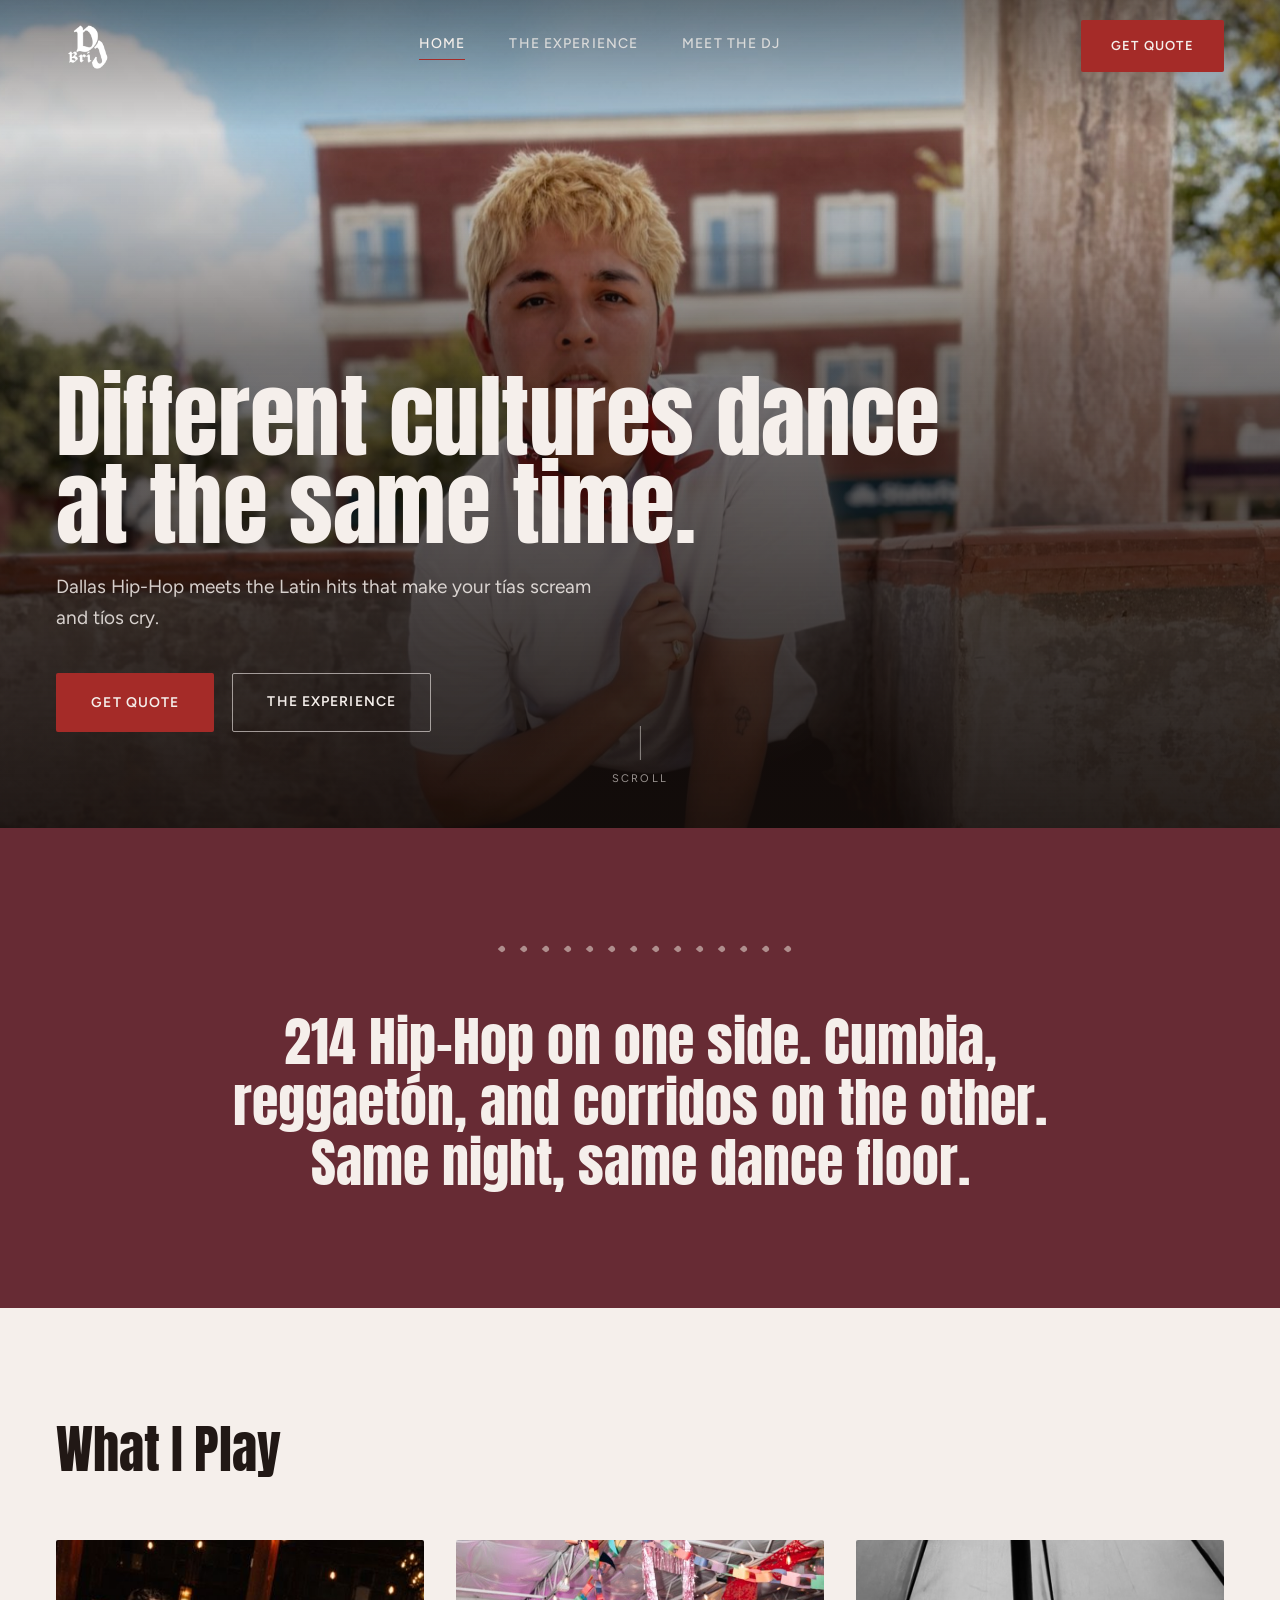
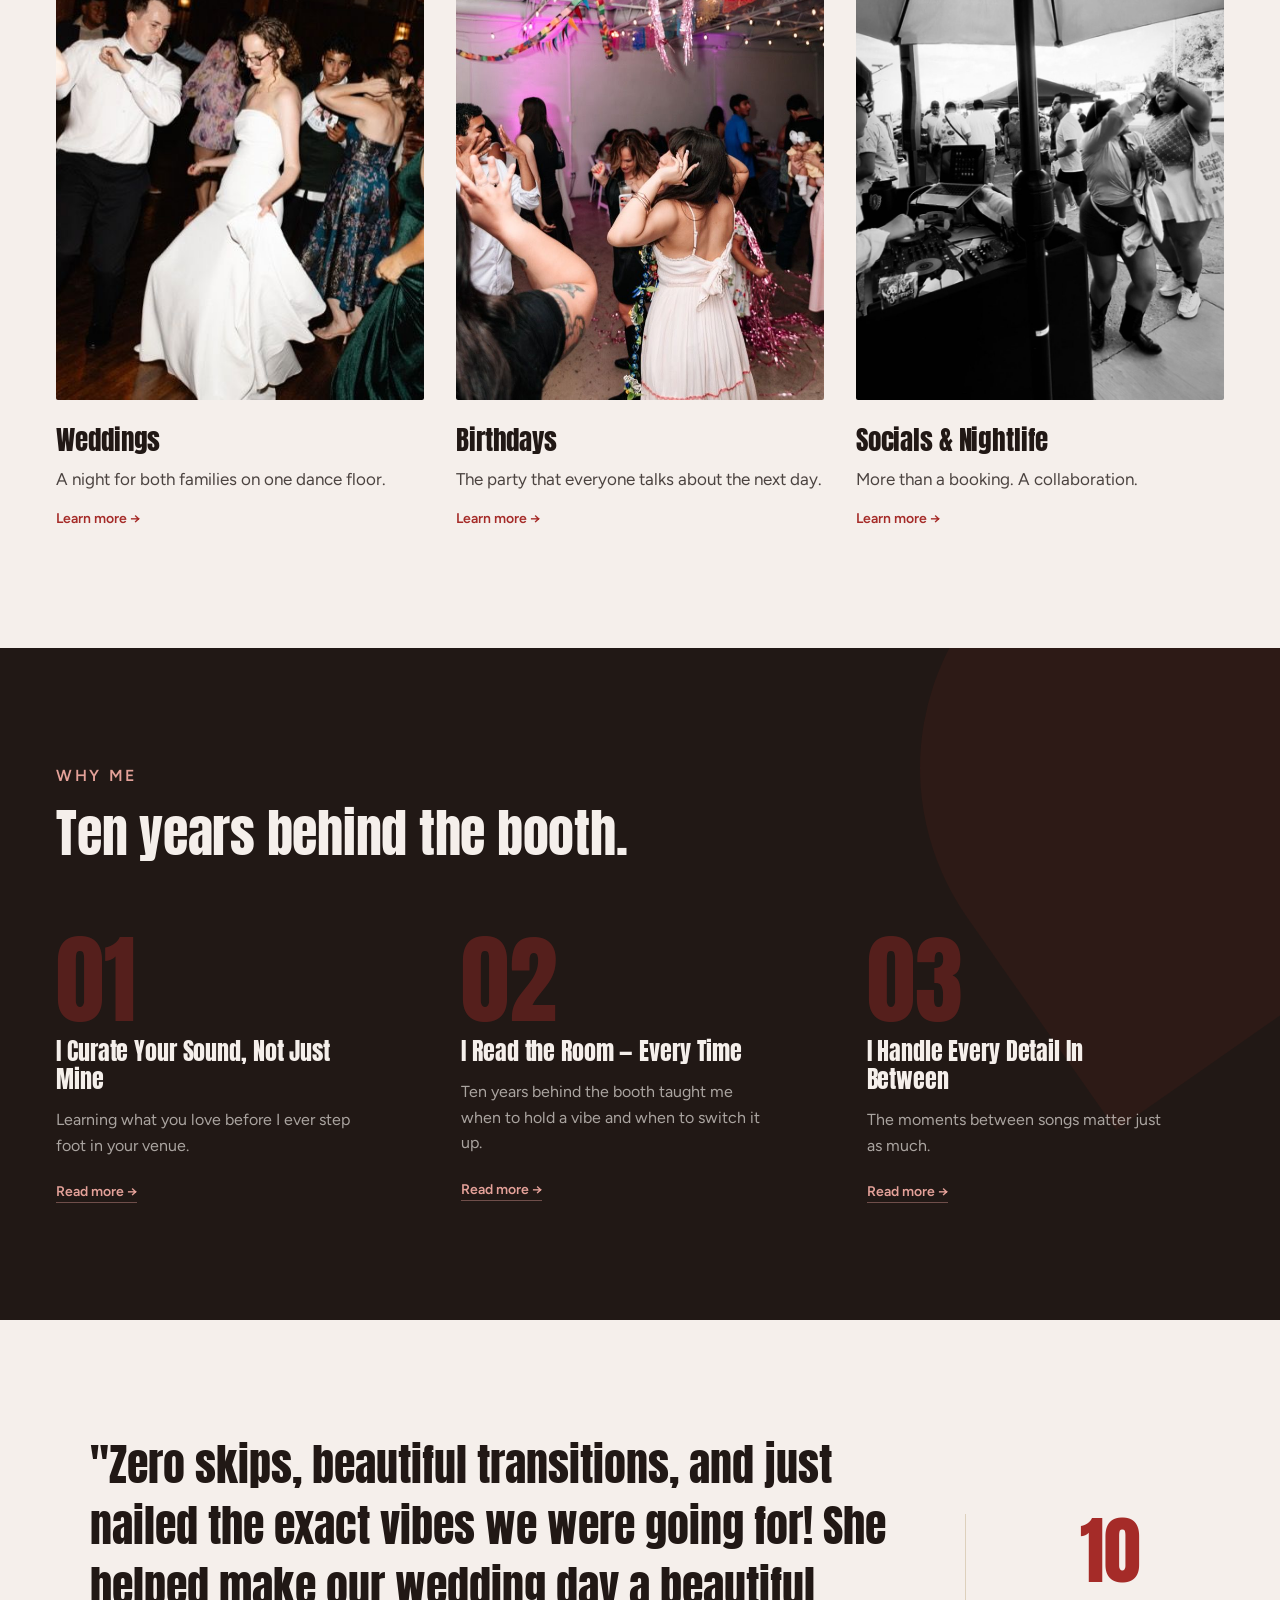
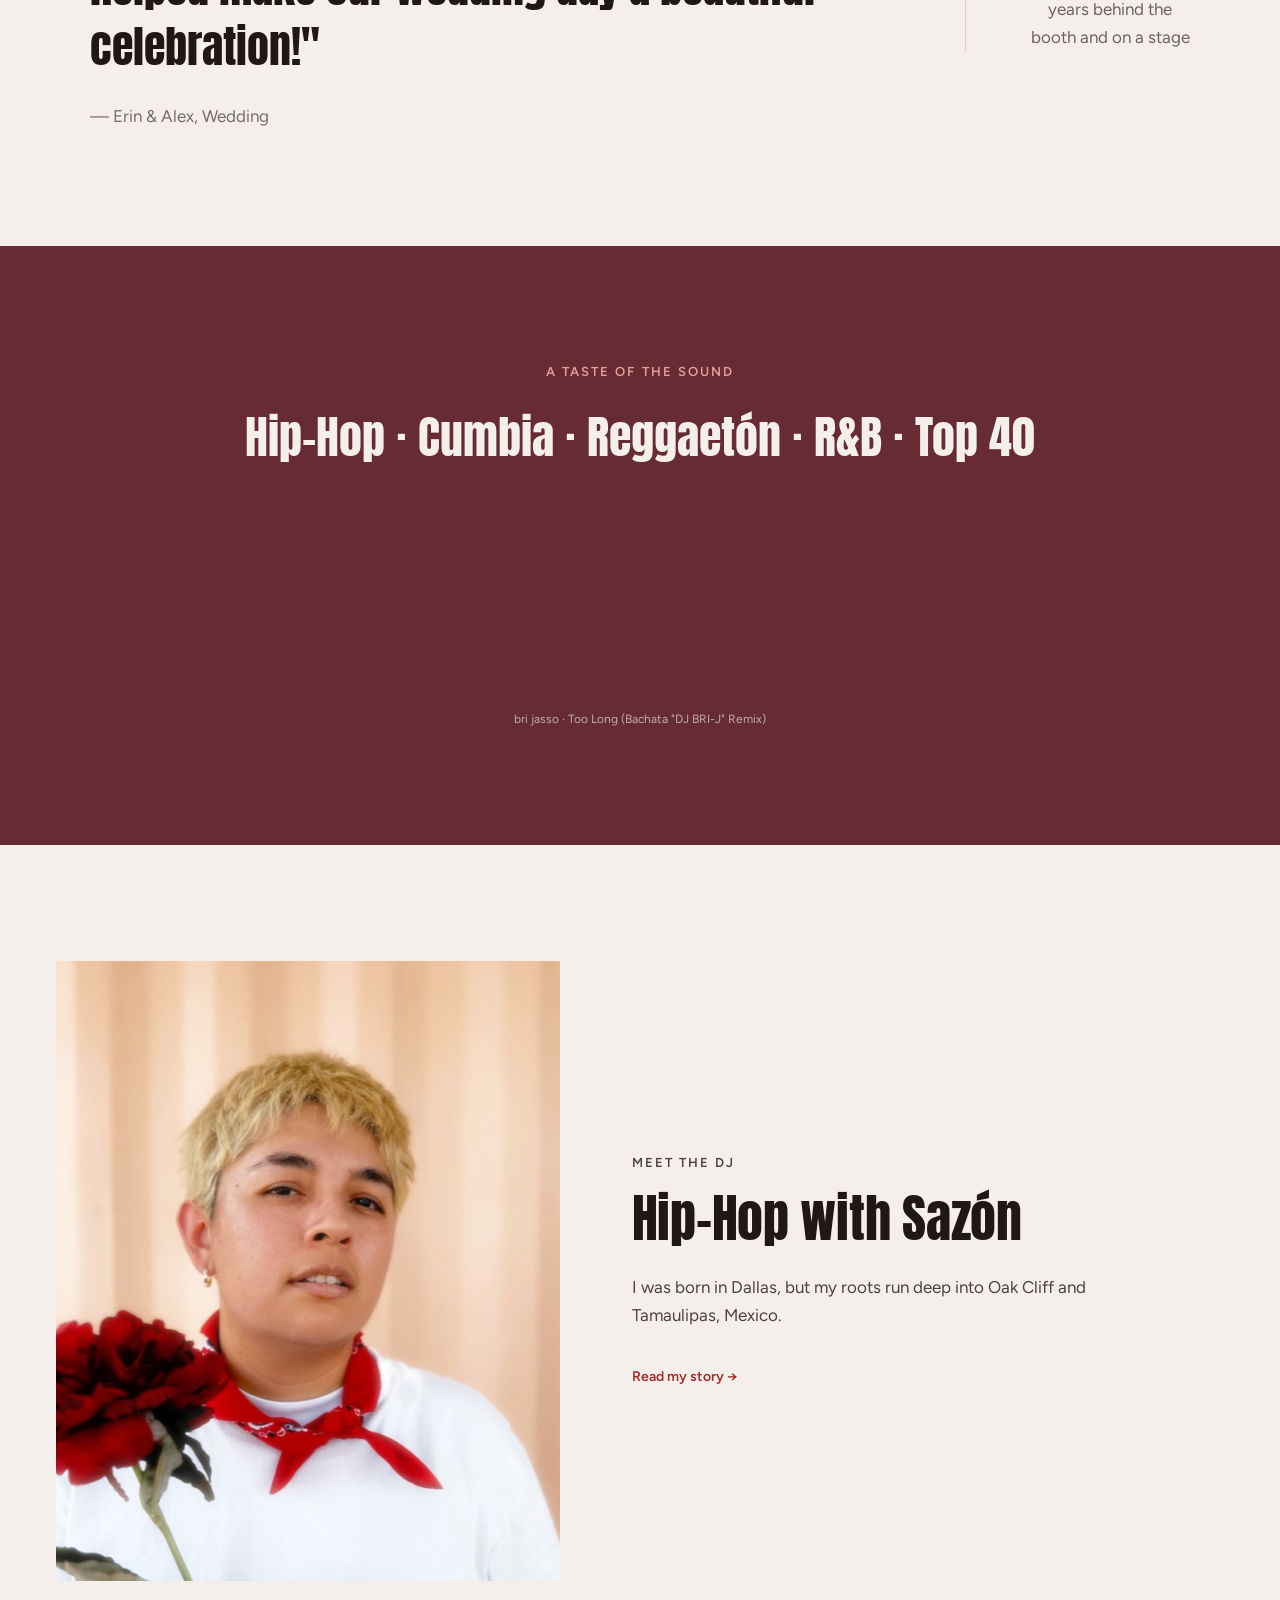
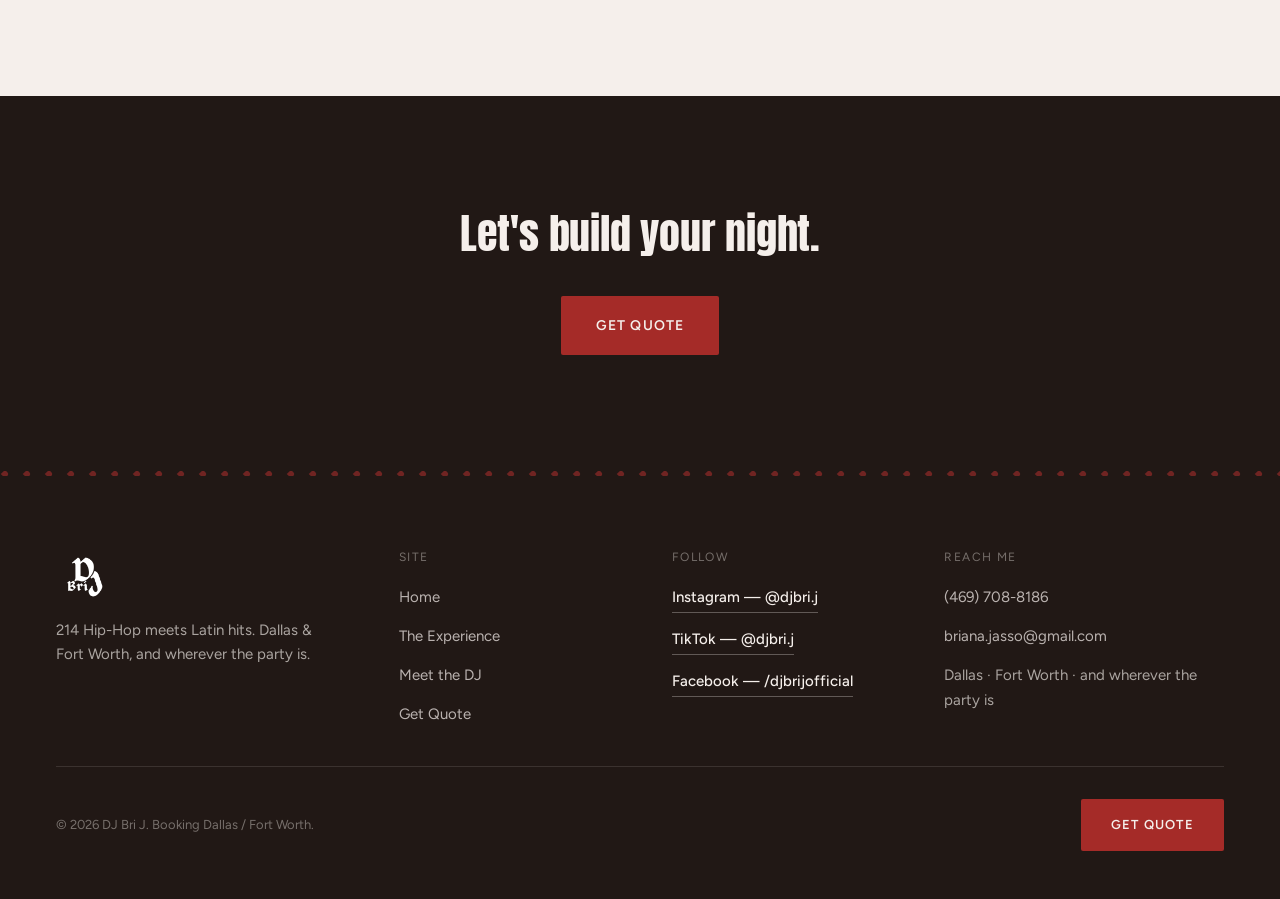
<file: docs/index.html>
<!DOCTYPE html>
<!-- SPDX-License-Identifier: MIT · © 2026 Briana Jasso · https://djbrij.com/ -->
<html lang="en">
<head>
  <meta charset="UTF-8" />
  <meta name="viewport" content="width=device-width, initial-scale=1.0" />

  <title>DJ Bri J — Dallas / Fort Worth DJ for Weddings, Quinceañeras &amp; Family Parties</title>
  <meta name="description" content="214 Hip-Hop meets the Latin hits that make your tías scream and tíos cry. Ten years behind the booth, DJing weddings, quinceañeras, family parties, and brand events across Dallas and Fort Worth." />
  <link rel="canonical" href="https://djbrij.com/" />

  <meta property="og:title" content="DJ Bri J — Different cultures dance at the same time." />
  <meta property="og:description" content="214 Hip-Hop meets the Latin hits that make your tías scream and tíos cry. Booking weddings, quinceañeras, family parties, and brand events in Dallas / Fort Worth." />
  <meta property="og:image" content="https://djbrij.com/assets/img/og-cover.jpg" />
  <meta property="og:url" content="https://djbrij.com/" />
  <meta property="og:type" content="website" />
  <meta property="og:site_name" content="DJ Bri J" />
  <meta name="twitter:card" content="summary_large_image" />

  <script type="application/ld+json">
  {
    "@context": "https://schema.org",
    "@graph": [
      {
        "@type": "Person",
        "@id": "https://djbrij.com/#person",
        "name": "Briana Jasso",
        "alternateName": "DJ Bri J",
        "url": "https://djbrij.com/",
        "image": "https://djbrij.com/assets/img/og-cover.jpg",
        "jobTitle": "DJ",
        "description": "Dallas-born DJ with roots in Oak Cliff and Tamaulipas, Mexico, blending 214 Hip-Hop with Latin hits for weddings, quinceañeras, family parties, and brand events.",
        "disambiguatingDescription": "DJ Bri J is a solo DJ based in Dallas / Fort Worth, Texas, performing at weddings, quinceañeras, birthdays, family parties, and brand events. Not to be confused with any similarly named artist outside the Dallas–Fort Worth area.",
        "knowsLanguage": ["en", "es"],
        "address": {
          "@type": "PostalAddress",
          "addressLocality": "Dallas",
          "addressRegion": "TX",
          "addressCountry": "US"
        },
        "sameAs": [
          "https://www.instagram.com/djbri.j/",
          "https://www.tiktok.com/@djbri.j",
          "https://www.facebook.com/djbrijofficial"
        ]
      },
      {
        "@type": "ProfessionalService",
        "@id": "https://djbrij.com/#service",
        "name": "DJ Bri J",
        "url": "https://djbrij.com/",
        "image": "https://djbrij.com/assets/img/og-cover.jpg",
        "description": "Wedding, quinceañera, birthday, family party, and brand event DJ serving Dallas, Fort Worth, and the surrounding area.",
        "telephone": "+1-469-708-8186",
        "email": "briana.jasso@gmail.com",
        "founder": { "@id": "https://djbrij.com/#person" },
        "areaServed": [
          { "@type": "City", "name": "Dallas" },
          { "@type": "City", "name": "Fort Worth" },
          { "@type": "State", "name": "Texas" }
        ],
        "address": {
          "@type": "PostalAddress",
          "addressLocality": "Dallas",
          "addressRegion": "TX",
          "addressCountry": "US"
        },
        "sameAs": [
          "https://www.instagram.com/djbri.j/",
          "https://www.tiktok.com/@djbri.j",
          "https://www.facebook.com/djbrijofficial"
        ]
      }
    ]
  }
  </script>

  <link rel="icon" href="assets/img/favicon.png" sizes="any" />
  <link rel="apple-touch-icon" href="assets/img/apple-touch-icon.png" />

  <link rel="preload" as="image" href="assets/img/hero.jpg" fetchpriority="high" media="(min-width: 769px)" />
  <link rel="preload" as="image" href="assets/img/hero-sm.jpg" fetchpriority="high" media="(max-width: 768px)" />
  <link rel="preload" as="image" href="assets/img/logo-mark.png" />

  <link rel="preconnect" href="https://fonts.googleapis.com" />
  <link rel="preconnect" href="https://fonts.gstatic.com" crossorigin />
  <link href="https://fonts.googleapis.com/css2?family=Anton&family=Figtree:wght@400;500;600;700&display=swap" rel="stylesheet" />

  <link rel="stylesheet" href="assets/css/styles.css" />

  <style>
    /* Preloader — masks font swap and hero decode on a cold load */
    #preloader {
      position: fixed;
      inset: 0;
      z-index: 99999;
      background: #211815;
      display: flex;
      align-items: center;
      justify-content: center;
      transition: opacity 0.4s ease-out;
    }
    #preloader.is-done { opacity: 0; pointer-events: none; }
    #preloader img {
      width: 96px;
      height: auto;
      animation: djb-pulse 1.6s ease-in-out infinite;
    }
    @keyframes djb-pulse {
      0%, 100% { opacity: 0.35; }
      50%      { opacity: 1; }
    }
    @media (prefers-reduced-motion: reduce) {
      #preloader img { animation: none; opacity: 1; }
    }
  </style>

  <style>
    /* Home-only layout */
    .hm-hero {
      position: relative;
      height: 880px;
      max-height: 92vh;
      min-height: 620px;
      overflow: hidden;
      background: #211815;
    }
    .hm-hero__img {
      position: absolute;
      inset: 0;
      width: 100%;
      height: 100%;
      object-fit: cover;
      object-position: 50% 15%;
      animation: djb-kenburns 26s ease-out forwards;
    }
    /* Deep enough behind the headline to clear AA over the white tee — the
       brief calls for a scrim rather than lightening the type. */
    .hm-hero__scrim {
      position: absolute;
      inset: 0;
      background: linear-gradient(
        to top,
        rgba(20, 13, 11, 0.92) 0%,
        rgba(20, 13, 11, 0.82) 20%,
        rgba(20, 13, 11, 0.68) 40%,
        rgba(20, 13, 11, 0.55) 58%,
        rgba(20, 13, 11, 0.28) 72%,
        rgba(20, 13, 11, 0.14) 84%,
        rgba(20, 13, 11, 0.52) 100%
      );
    }
    .hm-hero__inner {
      position: absolute;
      left: 0; right: 0; bottom: clamp(72px, 9vw, 96px);
    }
    .hm-hero h1 { color: var(--djb-cotton); max-width: 900px; }
    .hm-hero__sub {
      font-size: clamp(17px, 1.6vw, 19px);
      line-height: 1.6;
      color: rgba(245, 239, 235, 0.85);
      max-width: 560px;
      margin-top: 24px;
    }
    .hm-hero__cta { display: flex; flex-wrap: wrap; gap: 18px; margin-top: 40px; }
    .hm-scrollcue {
      position: absolute;
      bottom: 40px;
      left: 50%;
      transform: translateX(-50%);
      display: flex;
      flex-direction: column;
      align-items: center;
      gap: 10px;
    }
    .hm-scrollcue i {
      display: block;
      width: 1px;
      height: 34px;
      background: rgba(245, 239, 235, 0.5);
    }
    .hm-scrollcue span {
      font-size: 11px;
      letter-spacing: 0.2em;
      text-transform: uppercase;
      color: rgba(245, 239, 235, 0.6);
    }

    .hm-thesis { text-align: center; }
    .hm-thesis p {
      font-family: var(--djb-display);
      font-size: clamp(30px, 5.2vw, 54px);
      line-height: 1.12;
      color: var(--djb-cotton);
      max-width: 920px;
      margin: 56px auto 0;
    }

    .hm-grid {
      display: grid;
      grid-template-columns: repeat(3, 1fr);
      gap: 48px 32px;
    }
    .hm-card__media { aspect-ratio: 4 / 5; overflow: hidden; margin-bottom: 24px; border-radius: 2px; }
    .hm-card__media img { display: block; width: 100%; height: 100%; object-fit: cover; }
    /* Grid items stretch to the row height, so pushing the link to the bottom
       keeps "Learn more" aligned when descriptions wrap to different lengths. */
    .hm-card { display: flex; flex-direction: column; align-items: flex-start; }
    .hm-card__media { align-self: stretch; }
    .hm-card h3 { margin-bottom: 10px; }
    .hm-card p { margin-bottom: 14px; max-width: 480px; color: rgba(33, 24, 21, 0.8); }
    .hm-card .djb-link-arrow { margin-top: auto; }

    .hm-why { position: relative; overflow: hidden; }
    .hm-why__drop {
      right: -160px; top: -140px;
      width: 520px; height: 520px;
      background: rgba(165, 43, 40, 0.09);
    }
    .hm-why__grid {
      display: grid;
      grid-template-columns: repeat(3, 1fr);
      gap: 48px;
      position: relative;
      z-index: 1;
    }
    .hm-why__n {
      font-family: var(--djb-display);
      font-size: clamp(72px, 7.6vw, 110px);
      color: rgba(165, 43, 40, 0.4);
      line-height: 1;
      margin-bottom: 8px;
    }
    .hm-why h3 { color: var(--djb-cotton); margin-bottom: 14px; max-width: 300px; font-size: clamp(21px, 1.9vw, 25px); }
    .hm-why p { font-size: 16px; line-height: 1.6; color: var(--djb-cotton-65); max-width: 300px; margin-bottom: 18px; }

    .hm-proof { text-align: center; }
    .hm-proof__row {
      display: flex;
      align-items: center;
      justify-content: center;
      gap: 64px;
      max-width: 1100px;
      margin: 0 auto;
      text-align: left;
    }
    .hm-proof__quote { font-size: clamp(26px, 3.4vw, 44px); }
    .hm-proof__stat {
      flex-shrink: 0;
      text-align: center;
      border-left: 1px solid var(--djb-stucco);
      padding-left: 64px;
    }
    .hm-proof__stat b {
      display: block;
      font-family: var(--djb-display);
      font-weight: 400;
      font-size: clamp(56px, 5.8vw, 84px);
      color: var(--djb-red);
      line-height: 1;
    }
    .hm-proof__stat span {
      display: block;
      color: rgba(33, 24, 21, 0.65);
      max-width: 160px;
      margin-top: 6px;
    }

    .hm-sound { text-align: center; }
    .hm-sound__crate {
      font-family: var(--djb-display);
      font-size: clamp(26px, 4.4vw, 46px);
      line-height: 1.35;
      color: var(--djb-cotton);
      max-width: 1000px;
      margin: 24px auto 64px;
    }
    .hm-sound__embed {
      max-width: 720px;
      margin: 0 auto;
    }
    .hm-sound__embed iframe {
      display: block;
      width: 100%;
      border: 0;
      border-radius: 4px;
    }
    .hm-sound__credit {
      margin-top: 12px;
      font-size: 12px;
      color: var(--djb-cotton-65);
      overflow: hidden;
      text-overflow: ellipsis;
      white-space: nowrap;
    }
    .hm-sound__credit a { color: inherit; text-decoration: none; }
    .hm-sound__credit a:hover { text-decoration: underline; }

    .hm-teaser {
      display: grid;
      grid-template-columns: 0.85fr 1fr;
      gap: 72px;
      align-items: center;
    }
    .hm-teaser img { width: 100%; height: 620px; object-fit: cover; object-position: 50% 25%; border-radius: 2px; }
    .hm-teaser p { max-width: 480px; color: rgba(33, 24, 21, 0.8); margin-bottom: 32px; }

    .hm-closing { text-align: center; }
    .hm-closing h2 { color: var(--djb-cotton); margin-bottom: 40px; }

    @media (max-width: 900px) {
      .hm-why__grid { grid-template-columns: 1fr; gap: 56px; }
      .hm-proof__row { flex-direction: column; align-items: flex-start; gap: 40px; }
      .hm-proof__stat { border-left: 0; border-top: 1px solid var(--djb-stucco); padding-left: 0; padding-top: 32px; text-align: left; }
      .hm-proof__stat span { margin-inline: 0; }
      .hm-teaser { grid-template-columns: 1fr; gap: 40px; }
      .hm-teaser img { height: 440px; }
      /* Three columns get too narrow below this; one capped column keeps the
         4:5 photos from ballooning to ~900px tall on tablets. */
      .hm-grid { grid-template-columns: 1fr; gap: 48px; max-width: 480px; }
    }

    @media (max-width: 768px) {
      .hm-hero { height: 88svh; min-height: 560px; }
      .hm-hero__cta .djb-btn { flex: 1 1 auto; text-align: center; }
      .hm-scrollcue { display: none; }
      .hm-why__drop { width: 340px; height: 340px; right: -120px; top: -100px; }
      .hm-teaser img { height: 380px; }
    }
  </style>
</head>
<body>

<div id="preloader" aria-hidden="true">
  <img src="assets/img/logo-mark.png" alt="" width="96" height="96" />
</div>

<a class="djb-skip" href="#main">Skip to content</a>

<header class="djb-header djb-header--overlay">
  <div class="djb-header__inner">
    <a class="djb-header__logo" href="./" aria-label="DJ Bri J — home">
      <img src="assets/img/logo-mark.png" alt="DJ Bri J" width="62" height="62" />
    </a>
    <nav class="djb-nav" aria-label="Primary">
      <a href="./" aria-current="page">Home</a>
      <a href="experience/">The Experience</a>
      <a href="meet/">Meet the DJ</a>
    </nav>
    <a class="djb-header__cta" href="quote/">Get Quote</a>
    <button class="djb-burger" type="button" aria-label="Open menu" aria-expanded="false" aria-controls="djb-navmenu">
      <span></span><span></span>
    </button>
  </div>
</header>

<div class="djb-navmenu" id="djb-navmenu" aria-hidden="true">
  <div class="djb-navmenu__top">
    <img src="assets/img/logo-mark.png" alt="DJ Bri J" width="48" height="48" />
    <button class="djb-navmenu__close" type="button" aria-label="Close menu">&times;</button>
  </div>
  <nav class="djb-navmenu__links" aria-label="Mobile">
    <a href="./" aria-current="page">Home</a>
    <a href="experience/">The Experience</a>
    <a href="meet/">Meet the DJ</a>
    <a href="quote/">Get Quote</a>
  </nav>
  <a class="djb-btn djb-btn-primary djb-navmenu__cta" href="quote/">Get Quote</a>
  <div class="djb-navmenu__foot">
    <a href="tel:+14697088186">(469) 708-8186</a>
    <a href="mailto:briana.jasso@gmail.com">briana.jasso@gmail.com</a>
    <a href="https://www.instagram.com/djbri.j/" rel="me noopener" target="_blank">Instagram — @djbri.j</a>
    <a href="https://www.tiktok.com/@djbri.j" rel="me noopener" target="_blank">TikTok — @djbri.j</a>
    <a href="https://www.facebook.com/djbrijofficial" rel="me noopener" target="_blank">Facebook — /djbrijofficial</a>
  </div>
</div>

<main id="main" class="djb-page">

  <!-- HERO -->
  <section class="hm-hero" aria-label="Introduction">
    <img
      class="hm-hero__img"
      src="assets/img/hero.jpg"
      srcset="assets/img/hero-sm.jpg 900w, assets/img/hero.jpg 2000w"
      sizes="100vw"
      alt="DJ Bri J seated on a concrete ledge in front of a red brick building, wearing a white tee, red bandana, and brown cowboy boots"
      fetchpriority="high"
      decoding="sync"
      width="2000" height="2667" />
    <div class="hm-hero__scrim"></div>
    <div class="hm-hero__inner">
      <div class="djb-wrap">
        <h1 class="djb-display-xl">Different cultures dance at the same time.</h1>
        <p class="hm-hero__sub">Dallas Hip-Hop meets the Latin hits that make your tías scream and tíos cry.</p>
        <div class="hm-hero__cta">
          <a class="djb-btn djb-btn-primary" href="quote/">Get Quote</a>
          <a class="djb-btn djb-btn-ghost" href="experience/">The Experience</a>
        </div>
      </div>
    </div>
    <div class="hm-scrollcue" aria-hidden="true">
      <i></i><span>Scroll</span>
    </div>
  </section>

  <!-- THESIS -->
  <section class="djb-section djb-bg-oxblood hm-thesis" aria-label="What I play">
    <div class="djb-wrap">
      <div class="djb-pip-rule djb-pip-rule--light djb-pip-rule--short" aria-hidden="true"></div>
      <p class="djb-reveal">214 Hip-Hop on one side. Cumbia, reggaetón, and corridos on the other. Same night, same dance floor.</p>
    </div>
  </section>

  <!-- WHAT I PLAY -->
  <section class="djb-section djb-bg-cotton" aria-labelledby="hm-play">
    <div class="djb-wrap">
      <h2 id="hm-play" class="djb-display-m" style="margin-bottom: 64px; max-width: 700px;">What I Play</h2>
      <div class="hm-grid" data-reveal-group>

        <article class="hm-card djb-reveal">
          <div class="hm-card__media">
            <img src="assets/img/play-wedding.jpg"
                 srcset="assets/img/play-wedding-sm.jpg 800w, assets/img/play-wedding.jpg 1400w"
                 sizes="(min-width: 901px) 349px, min(480px, calc(100vw - 48px))"
                 alt="A bride and groom dancing with wedding guests on a wooden dance floor under string lights"
                 loading="lazy" decoding="async" width="1400" height="933"
                 style="object-position: 20% 50%;" />
          </div>
          <h3 class="djb-h3">Weddings</h3>
          <p class="djb-body">A night for both families on one dance floor.</p>
          <a class="djb-link-arrow" href="experience/">Learn more →</a>
        </article>

        <article class="hm-card djb-reveal">
          <div class="hm-card__media">
            <img src="assets/img/play-birthday.jpg"
                 srcset="assets/img/play-birthday-sm.jpg 800w, assets/img/play-birthday.jpg 1400w"
                 sizes="(min-width: 901px) 349px, min(480px, calc(100vw - 48px))"
                 alt="Guests dancing at a birthday party under colorful paper banners and pink tinsel, lit in magenta"
                 loading="lazy" decoding="async" width="1400" height="1556"
                 style="object-position: 60% 50%;" />
          </div>
          <h3 class="djb-h3">Birthdays</h3>
          <p class="djb-body">The party that everyone talks about the next day.</p>
          <a class="djb-link-arrow" href="experience/">Learn more →</a>
        </article>

        <article class="hm-card djb-reveal">
          <div class="hm-card__media">
            <img src="assets/img/play-social.jpg"
                 srcset="assets/img/play-social-sm.jpg 800w, assets/img/play-social.jpg 1206w"
                 sizes="(min-width: 901px) 349px, min(480px, calc(100vw - 48px))"
                 alt="Black-and-white photo of a DJ at the decks under a patio umbrella while two people dance nearby"
                 loading="lazy" decoding="async" width="1206" height="2058"
                 style="object-position: 50% 80%;" />
          </div>
          <h3 class="djb-h3">Socials &amp; Nightlife</h3>
          <p class="djb-body">More than a booking. A collaboration.</p>
          <a class="djb-link-arrow" href="experience/">Learn more →</a>
        </article>

      </div>
    </div>
  </section>

  <!-- WHY ME -->
  <section class="djb-section djb-bg-ink hm-why" aria-labelledby="hm-why-h">
    <div class="djb-teardrop hm-why__drop" aria-hidden="true"></div>
    <div class="djb-wrap" style="position: relative; z-index: 1;">
      <p class="djb-eyebrow" style="margin-bottom: 18px;">Why Me</p>
      <h2 id="hm-why-h" class="djb-display-m" style="color: var(--djb-cotton); margin-bottom: 72px;">Ten years behind the booth.</h2>
      <div class="hm-why__grid" data-reveal-group>

        <article class="djb-reveal">
          <div class="hm-why__n" aria-hidden="true">01</div>
          <h3 class="djb-h3">I Curate Your Sound, Not Just Mine</h3>
          <p>Learning what you love before I ever step foot in your venue.</p>
          <a class="djb-link-arrow" href="experience/">Read more →</a>
        </article>

        <article class="djb-reveal">
          <div class="hm-why__n" aria-hidden="true">02</div>
          <h3 class="djb-h3">I Read the Room — Every Time</h3>
          <p>Ten years behind the booth taught me when to hold a vibe and when to switch it up.</p>
          <a class="djb-link-arrow" href="experience/">Read more →</a>
        </article>

        <article class="djb-reveal">
          <div class="hm-why__n" aria-hidden="true">03</div>
          <h3 class="djb-h3">I Handle Every Detail In Between</h3>
          <p>The moments between songs matter just as much.</p>
          <a class="djb-link-arrow" href="experience/">Read more →</a>
        </article>

      </div>
    </div>
  </section>

  <!-- PROOF -->
  <section class="djb-section djb-bg-cotton hm-proof" aria-label="Proof">
    <div class="djb-wrap">
      <div class="hm-proof__row djb-reveal">
        <blockquote style="margin: 0;">
          <p class="djb-quote hm-proof__quote">"Zero skips, beautiful transitions, and just nailed the exact vibes we were going for! She helped make our wedding day a beautiful celebration!"</p>
          <footer class="djb-quote__by">— Erin &amp; Alex, Wedding</footer>
        </blockquote>
        <div class="hm-proof__stat">
          <b>10</b>
          <span>years behind the booth and on a stage</span>
        </div>
      </div>
    </div>
  </section>

  <!-- A TASTE OF THE SOUND -->
  <section class="djb-section djb-bg-oxblood hm-sound" aria-labelledby="hm-sound-h">
    <div class="djb-wrap">
      <p class="djb-eyebrow" id="hm-sound-h">A Taste of the Sound</p>
      <p class="hm-sound__crate djb-reveal">Hip-Hop · Cumbia · Reggaetón · R&amp;B · Top 40</p>
      <div class="hm-sound__embed djb-reveal">
        <iframe title="Too Long (Bachata &quot;DJ BRI-J&quot; Remix) by bri jasso on SoundCloud"
                width="100%" height="166" scrolling="no" frameborder="no" loading="lazy"
                allow="autoplay; encrypted-media"
                src="https://w.soundcloud.com/player/?url=https%3A//api.soundcloud.com/tracks/soundcloud%253Atracks%253A2149026330&amp;color=%23ff5500&amp;hide_related=false&amp;show_comments=true&amp;show_user=true&amp;show_reposts=false&amp;show_teaser=true"></iframe>
        <p class="hm-sound__credit"><a href="https://soundcloud.com/brijassomusic" target="_blank" rel="noopener">bri jasso</a> · <a href="https://soundcloud.com/brijassomusic/too-long-bachata-dj-bri-j-remix" target="_blank" rel="noopener">Too Long (Bachata &quot;DJ BRI-J&quot; Remix)</a></p>
      </div>
    </div>
  </section>

  <!-- MEET THE DJ TEASER -->
  <section class="djb-section djb-bg-cotton" aria-labelledby="hm-meet-h">
    <div class="djb-wrap hm-teaser">
      <img class="djb-reveal" src="assets/img/portrait-closeup.jpg"
           alt="DJ Bri J holding a deep red carnation against a sun-bleached fluted terracotta wall"
           loading="lazy" decoding="async" width="1000" height="1778" />
      <div class="djb-reveal">
        <p class="djb-eyebrow" style="margin-bottom: 18px;">Meet the DJ</p>
        <h2 id="hm-meet-h" class="djb-display-m" style="margin-bottom: 28px;">Hip-Hop with Sazón</h2>
        <p class="djb-body">I was born in Dallas, but my roots run deep into Oak Cliff and Tamaulipas, Mexico.</p>
        <a class="djb-link-arrow" href="meet/">Read my story →</a>
      </div>
    </div>
  </section>

  <!-- CLOSING CTA -->
  <section class="djb-section djb-bg-ink hm-closing">
    <div class="djb-wrap">
      <h2 class="djb-display-s">Let's build your night.</h2>
      <a class="djb-btn djb-btn-primary" href="quote/">Get Quote</a>
    </div>
  </section>

</main>

<footer class="djb-footer">
  <div class="djb-pip-rule djb-footer__rule" aria-hidden="true"></div>
  <div class="djb-footer__cols">
    <div class="djb-footer__brand">
      <img src="assets/img/logo-mark.png" alt="DJ Bri J" width="56" height="56" loading="lazy" />
      <p>214 Hip-Hop meets Latin hits. Dallas &amp; Fort Worth, and wherever the party is.</p>
    </div>
    <div class="djb-footer__col">
      <p class="djb-footer__head">Site</p>
      <a class="djb-foot-link" href="./">Home</a>
      <a class="djb-foot-link" href="experience/">The Experience</a>
      <a class="djb-foot-link" href="meet/">Meet the DJ</a>
      <a class="djb-foot-link" href="quote/">Get Quote</a>
    </div>
    <div class="djb-footer__col">
      <p class="djb-footer__head">Follow</p>
      <a class="djb-social-link" href="https://www.instagram.com/djbri.j/" rel="me noopener" target="_blank">Instagram — @djbri.j</a>
      <a class="djb-social-link" href="https://www.tiktok.com/@djbri.j" rel="me noopener" target="_blank">TikTok — @djbri.j</a>
      <a class="djb-social-link" href="https://www.facebook.com/djbrijofficial" rel="me noopener" target="_blank">Facebook — /djbrijofficial</a>
    </div>
    <div class="djb-footer__col">
      <p class="djb-footer__head">Reach me</p>
      <a class="djb-foot-link" href="tel:+14697088186">(469) 708-8186</a>
      <a class="djb-foot-link" href="mailto:briana.jasso@gmail.com">briana.jasso@gmail.com</a>
      <p class="djb-footer__area">Dallas · Fort Worth · and wherever the party is</p>
    </div>
  </div>
  <div class="djb-footer__divider"></div>
  <div class="djb-footer__base">
    <p class="djb-footer__copy">© 2026 DJ Bri J. Booking Dallas / Fort Worth.</p>
    <a class="djb-header__cta" href="quote/">Get Quote</a>
  </div>
</footer>

<a class="djb-mobile-cta" href="quote/">Get Quote</a>

<script>
  (function () {
    var el = document.getElementById('preloader');
    if (!el) return;
    var done = false;
    var reveal = function () {
      if (done) return;
      done = true;
      el.classList.add('is-done');
      setTimeout(function () { el.remove(); }, 500);
    };
    if (document.readyState === 'complete') { reveal(); return; }
    window.addEventListener('load', reveal, { once: true });
    setTimeout(reveal, 4000); // hard cap in case an asset hangs
  })();
</script>
<script src="assets/js/nav.js"></script>
<script src="assets/js/reveal.js"></script>

</body>
</html>
</file>
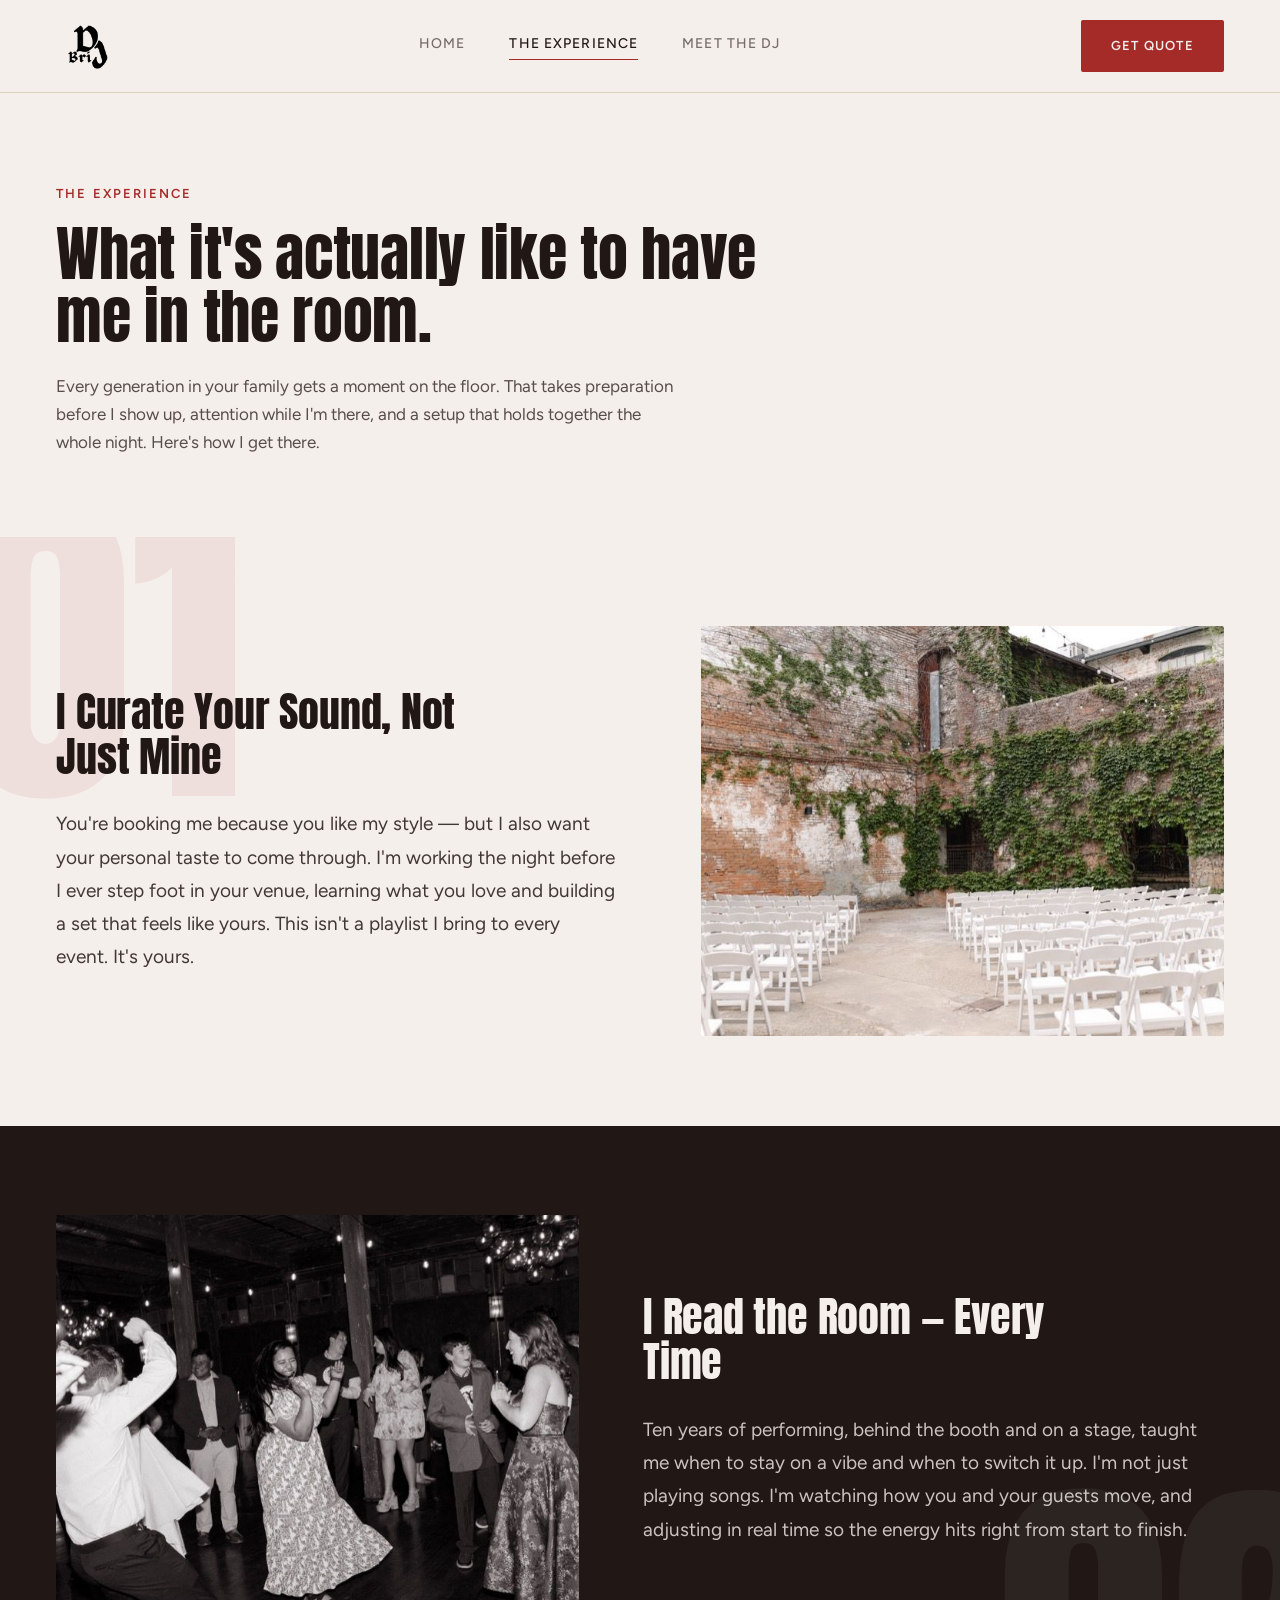
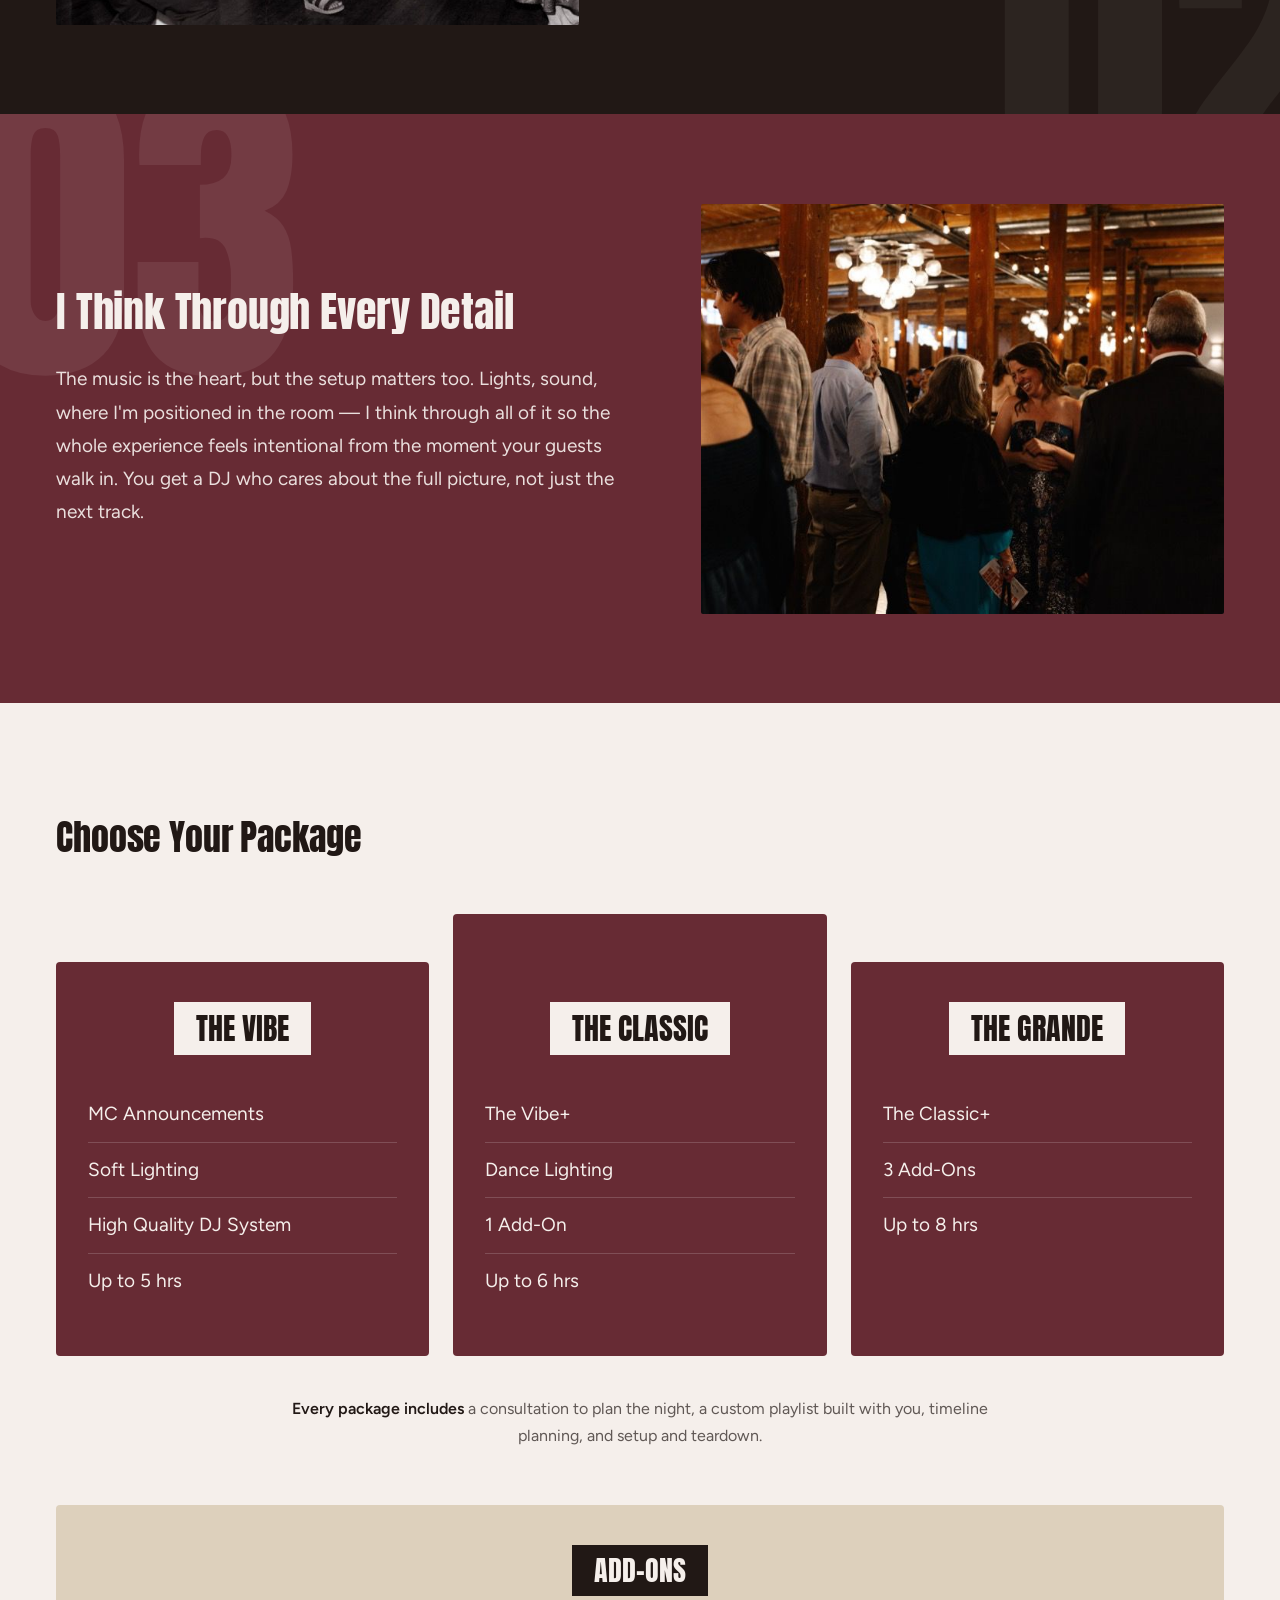
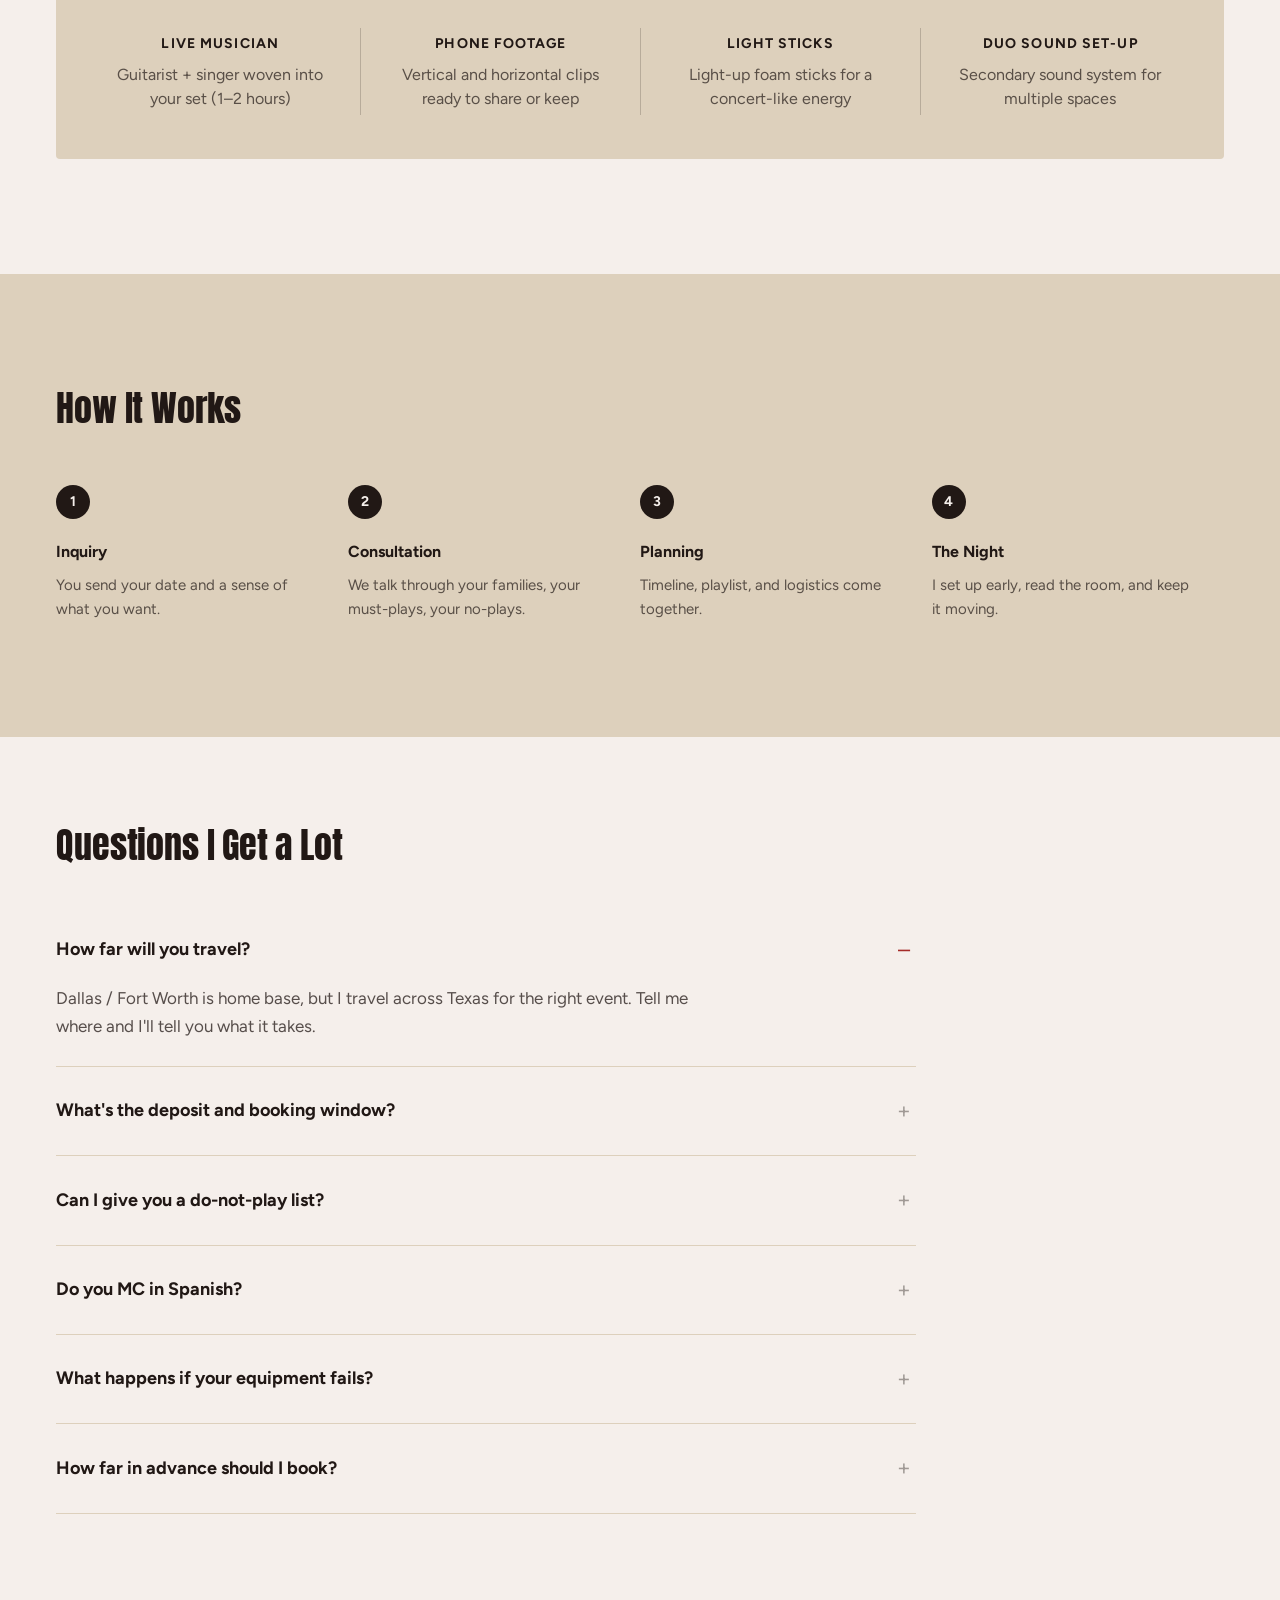
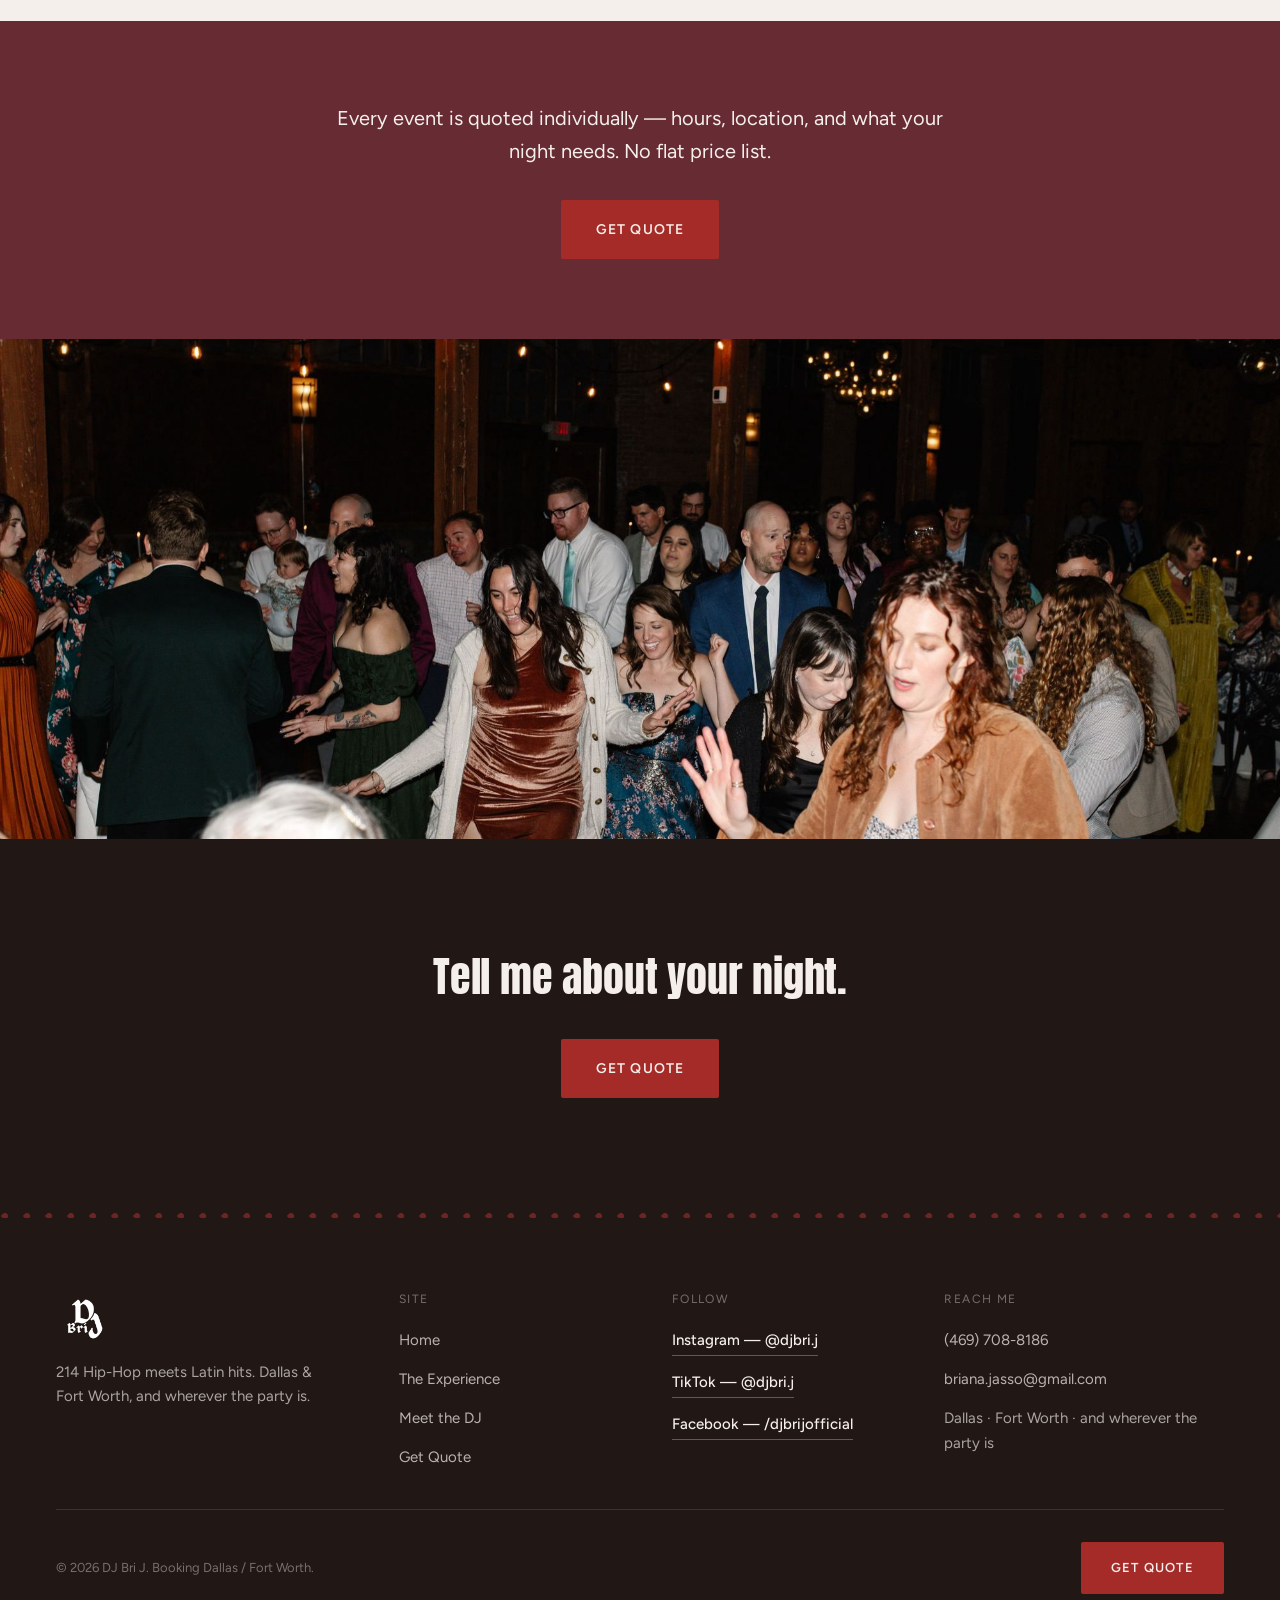
<file: docs/experience/index.html>
<!DOCTYPE html>
<!-- SPDX-License-Identifier: MIT · © 2026 Briana Jasso · https://djbrij.com/ -->
<html lang="en">
<head>
  <meta charset="UTF-8" />
  <meta name="viewport" content="width=device-width, initial-scale=1.0" />

  <title>The Experience — DJ Bri J</title>
  <meta name="description" content="What it's actually like to have DJ Bri J in the room: a set built around your taste, a room read in real time, and a setup thought through before your guests walk in. Packages and add-ons, how booking works, and answers to the questions I get a lot." />
  <link rel="canonical" href="https://djbrij.com/experience/" />

  <meta property="og:title" content="The Experience — DJ Bri J" />
  <meta property="og:description" content="A set built around your taste, a room read in real time, and a setup thought through before your guests walk in. Here's what it's actually like to have me in the room." />
  <meta property="og:image" content="https://djbrij.com/assets/img/og-cover.jpg" />
  <meta property="og:url" content="https://djbrij.com/experience/" />
  <meta property="og:type" content="website" />
  <meta property="og:site_name" content="DJ Bri J" />
  <meta name="twitter:card" content="summary_large_image" />

  <script type="application/ld+json">
  {
    "@context": "https://schema.org",
    "@graph": [
      {
        "@type": "Person",
        "@id": "https://djbrij.com/#person",
        "name": "Briana Jasso",
        "alternateName": "DJ Bri J",
        "url": "https://djbrij.com/",
        "image": "https://djbrij.com/assets/img/og-cover.jpg",
        "jobTitle": "DJ",
        "description": "Dallas-born DJ with roots in Oak Cliff and Tamaulipas, Mexico, blending 214 Hip-Hop with Latin hits for weddings, quinceañeras, family parties, and brand events.",
        "disambiguatingDescription": "DJ Bri J is a solo DJ based in Dallas / Fort Worth, Texas, performing at weddings, quinceañeras, birthdays, family parties, and brand events. Not to be confused with any similarly named artist outside the Dallas–Fort Worth area.",
        "knowsLanguage": ["en", "es"],
        "address": {
          "@type": "PostalAddress",
          "addressLocality": "Dallas",
          "addressRegion": "TX",
          "addressCountry": "US"
        },
        "sameAs": [
          "https://www.instagram.com/djbri.j/",
          "https://www.tiktok.com/@djbri.j",
          "https://www.facebook.com/djbrijofficial"
        ]
      },
      {
        "@type": "ProfessionalService",
        "@id": "https://djbrij.com/#service",
        "name": "DJ Bri J",
        "url": "https://djbrij.com/",
        "image": "https://djbrij.com/assets/img/og-cover.jpg",
        "description": "Wedding, quinceañera, birthday, family party, and brand event DJ serving Dallas, Fort Worth, and the surrounding area.",
        "telephone": "+1-469-708-8186",
        "email": "briana.jasso@gmail.com",
        "founder": { "@id": "https://djbrij.com/#person" },
        "areaServed": [
          { "@type": "City", "name": "Dallas" },
          { "@type": "City", "name": "Fort Worth" },
          { "@type": "State", "name": "Texas" }
        ],
        "address": {
          "@type": "PostalAddress",
          "addressLocality": "Dallas",
          "addressRegion": "TX",
          "addressCountry": "US"
        },
        "sameAs": [
          "https://www.instagram.com/djbri.j/",
          "https://www.tiktok.com/@djbri.j",
          "https://www.facebook.com/djbrijofficial"
        ]
      },
      {
        "@type": "FAQPage",
        "@id": "https://djbrij.com/experience/#faq",
        "mainEntity": [
          {
            "@type": "Question",
            "name": "How far will you travel?",
            "acceptedAnswer": { "@type": "Answer", "text": "Dallas / Fort Worth is home base, but I travel across Texas for the right event. Tell me where and I'll tell you what it takes." }
          },
          {
            "@type": "Question",
            "name": "What's the deposit and booking window?",
            "acceptedAnswer": { "@type": "Answer", "text": "A deposit holds your date, due at booking. I take a limited number of events per weekend, so earlier is better — especially for wedding season." }
          },
          {
            "@type": "Question",
            "name": "Can I give you a do-not-play list?",
            "acceptedAnswer": { "@type": "Answer", "text": "Always. Send me your must-plays and your do-not-plays and I'll build around both." }
          },
          {
            "@type": "Question",
            "name": "Do you MC in Spanish?",
            "acceptedAnswer": { "@type": "Answer", "text": "I MC in English. The Spanish comes through in the music — cumbia, reggaetón, and Latin hits sit right next to hip-hop in every set." }
          },
          {
            "@type": "Question",
            "name": "What happens if your equipment fails?",
            "acceptedAnswer": { "@type": "Answer", "text": "I bring backup gear to every event. The night doesn't stop for a cable." }
          },
          {
            "@type": "Question",
            "name": "How far in advance should I book?",
            "acceptedAnswer": { "@type": "Answer", "text": "Six to twelve months out for weddings, a few months out for most other events. If your date is close, ask anyway." }
          }
        ]
      }
    ]
  }
  </script>

  <link rel="icon" href="../assets/img/favicon.png" sizes="any" />
  <link rel="apple-touch-icon" href="../assets/img/apple-touch-icon.png" />

  <link rel="preconnect" href="https://fonts.googleapis.com" />
  <link rel="preconnect" href="https://fonts.gstatic.com" crossorigin />
  <link href="https://fonts.googleapis.com/css2?family=Anton&family=Figtree:wght@400;500;600;700&display=swap" rel="stylesheet" />

  <link rel="stylesheet" href="../assets/css/styles.css" />

  <style>
    /* The Experience — page-only layout */
    .ex-intro h1 { max-width: 780px; margin-bottom: 24px; }

    /* The three pillars: alternating image side and background field,
       each with its numeral set very large and ghosted behind the copy. */
    .ex-pillar {
      position: relative;
      overflow: hidden;
      padding-block: clamp(72px, 7vw, 100px);
    }
    .ex-pillar__grid {
      display: grid;
      grid-template-columns: 1fr 0.9fr;
      gap: 64px;
      align-items: center;
      position: relative;
      z-index: 1;
    }
    .ex-pillar--flip .ex-pillar__grid { grid-template-columns: 0.9fr 1fr; }
    .ex-pillar__n {
      position: absolute;
      font-family: var(--djb-display);
      font-size: clamp(180px, 27vw, 400px);
      line-height: 1;
      z-index: 0;
      pointer-events: none;
      user-select: none;
    }
    .ex-pillar__n--tl { left: -40px; top: -60px; }
    .ex-pillar__n--br { right: -60px; bottom: -100px; }
    .ex-pillar h2 { margin-bottom: 28px; max-width: 480px; }
    .ex-pillar__copy {
      font-size: clamp(17px, 1.5vw, 19px);
      line-height: 1.75;
      max-width: 560px;
    }
    .ex-pillar__media { height: clamp(280px, 32vw, 460px); }
    .ex-pillar__media img { width: 100%; height: 100%; object-fit: cover; border-radius: 2px; }

    /* Packages — three wine cards, the middle one raised. The raise is a
       margin difference, not a transform: .djb-reveal.is-visible sets
       transform: none, which would cancel a transform-based lift. */
    .ex-pkg__grid {
      list-style: none;
      margin: 56px 0 0;
      padding: 0;
      display: grid;
      grid-template-columns: repeat(3, 1fr);
      gap: 24px;
    }
    .ex-pkg {
      margin-top: 48px;
      padding: 40px 32px 48px;
      background: var(--djb-oxblood);
      color: var(--djb-cotton);
      border-radius: 4px;
    }
    .ex-pkg--featured { margin-top: 0; padding-top: 88px; }
    .ex-pkg__name,
    .ex-addons__title {
      display: block;
      width: fit-content;
      margin: 0 auto 32px;
      padding: 10px 22px;
      font-family: var(--djb-display);
      font-weight: 400;
      font-size: clamp(24px, 2.4vw, 30px);
      line-height: 1.1;
      text-transform: uppercase;
    }
    .ex-pkg__name { background: var(--djb-cotton); color: var(--djb-ink); }
    .ex-pkg__list { list-style: none; margin: 0; padding: 0; }
    .ex-pkg__list li {
      padding: 14px 0;
      font-size: clamp(17px, 1.5vw, 19px);
      line-height: 1.4;
    }
    .ex-pkg__list li + li { border-top: 1px solid rgba(245, 239, 235, 0.18); }
    .ex-pkg__all {
      max-width: 760px;
      margin: 40px auto 0;
      text-align: center;
      font-size: 16px;
      color: var(--djb-ink-70);
    }
    .ex-pkg__all strong { color: var(--djb-ink); font-weight: 600; }

    .ex-addons {
      margin-top: 56px;
      padding: 40px 24px 44px;
      background: var(--djb-stucco);
      border-radius: 4px;
    }
    .ex-addons__title { background: var(--djb-ink); color: var(--djb-cotton); font-size: clamp(22px, 2.2vw, 28px); }
    .ex-addons__grid {
      list-style: none;
      margin: 0;
      padding: 0;
      display: grid;
      grid-template-columns: repeat(4, 1fr);
    }
    .ex-addons__grid li { padding: 4px 24px; text-align: center; }
    .ex-addons__grid li + li { border-left: 1px solid rgba(33, 24, 21, 0.2); }
    .ex-addons__grid h4 {
      margin: 0 0 8px;
      font-family: var(--djb-body);
      font-weight: 700;
      font-size: 14px;
      letter-spacing: 0.08em;
      text-transform: uppercase;
    }
    .ex-addons__grid p { font-size: 16px; line-height: 1.5; color: var(--djb-ink-70); }

    .ex-steps { display: flex; align-items: flex-start; gap: 0; }
    .ex-steps > div { flex: 1; padding-right: 24px; }

    .ex-fullbleed { height: clamp(280px, 39vw, 560px); }
    .ex-fullbleed img { width: 100%; height: 100%; object-fit: cover; }

    .ex-pricing { text-align: center; }
    .ex-pricing p {
      font-size: clamp(18px, 1.6vw, 20px);
      color: var(--djb-cotton);
      max-width: 640px;
      margin: 0 auto 32px;
    }

    .ex-closing { text-align: center; }
    .ex-closing h2 { color: var(--djb-cotton); margin-bottom: 40px; }

    @media (max-width: 900px) {
      .ex-pillar__grid,
      .ex-pillar--flip .ex-pillar__grid { grid-template-columns: 1fr; gap: 40px; }
      /* The desktop bleed offsets are sized for a 400px numeral; at the mobile
         minimum of 180px they would push 02 entirely off-canvas. */
      .ex-pillar__n--tl { left: -24px; top: -40px; }
      .ex-pillar__n--br { right: -24px; bottom: -40px; }
      /* Keep the image below the copy on every pillar once stacked, so the
         reading order stays headline → paragraph → image. */
      .ex-pillar--flip .ex-pillar__media { order: 2; }
      .ex-pkg__grid { grid-template-columns: 1fr; gap: 20px; margin-top: 40px; }
      .ex-pkg,
      .ex-pkg--featured { margin-top: 0; padding: 36px 28px 40px; }
      .ex-addons__grid { grid-template-columns: 1fr 1fr; row-gap: 32px; }
      .ex-addons__grid li:nth-child(odd) { border-left: 0; }
      .ex-steps { flex-direction: column; gap: 36px; }
      .ex-steps > div { padding-right: 0; }
    }

    @media (max-width: 768px) {
      .ex-addons { padding: 32px 20px 36px; }
      .ex-addons__grid { grid-template-columns: 1fr; row-gap: 0; }
      .ex-addons__grid li { padding: 20px 8px; }
      .ex-addons__grid li + li { border-left: 0; border-top: 1px solid rgba(33, 24, 21, 0.2); }
    }
  </style>
</head>
<body>

<a class="djb-skip" href="#main">Skip to content</a>

<header class="djb-header">
  <div class="djb-header__inner">
    <a class="djb-header__logo" href="../" aria-label="DJ Bri J — home">
      <img src="../assets/img/logo-mark.png" alt="DJ Bri J" width="62" height="62" />
    </a>
    <nav class="djb-nav" aria-label="Primary">
      <a href="../">Home</a>
      <a href="./" aria-current="page">The Experience</a>
      <a href="../meet/">Meet the DJ</a>
    </nav>
    <a class="djb-header__cta" href="../quote/">Get Quote</a>
    <button class="djb-burger" type="button" aria-label="Open menu" aria-expanded="false" aria-controls="djb-navmenu">
      <span></span><span></span>
    </button>
  </div>
</header>

<div class="djb-navmenu" id="djb-navmenu" aria-hidden="true">
  <div class="djb-navmenu__top">
    <img src="../assets/img/logo-mark.png" alt="DJ Bri J" width="48" height="48" />
    <button class="djb-navmenu__close" type="button" aria-label="Close menu">&times;</button>
  </div>
  <nav class="djb-navmenu__links" aria-label="Mobile">
    <a href="../">Home</a>
    <a href="./" aria-current="page">The Experience</a>
    <a href="../meet/">Meet the DJ</a>
    <a href="../quote/">Get Quote</a>
  </nav>
  <a class="djb-btn djb-btn-primary djb-navmenu__cta" href="../quote/">Get Quote</a>
  <div class="djb-navmenu__foot">
    <a href="tel:+14697088186">(469) 708-8186</a>
    <a href="mailto:briana.jasso@gmail.com">briana.jasso@gmail.com</a>
    <a href="https://www.instagram.com/djbri.j/" rel="me noopener" target="_blank">Instagram — @djbri.j</a>
    <a href="https://www.tiktok.com/@djbri.j" rel="me noopener" target="_blank">TikTok — @djbri.j</a>
    <a href="https://www.facebook.com/djbrijofficial" rel="me noopener" target="_blank">Facebook — /djbrijofficial</a>
  </div>
</div>

<main id="main" class="djb-page">

  <!-- INTRO -->
  <section class="djb-bg-cotton ex-intro" style="padding: clamp(64px, 7vw, 100px) 0 clamp(64px, 6.3vw, 90px);">
    <div class="djb-wrap">
      <p class="djb-eyebrow" style="margin-bottom: 18px;">The Experience</p>
      <h1 class="djb-display-l">What it's actually like to have me in the room.</h1>
      <p class="djb-body djb-lede" style="max-width: 620px;">Every generation in your family gets a moment on the floor. That takes preparation before I show up, attention while I'm there, and a setup that holds together the whole night. Here's how I get there.</p>
    </div>
  </section>

  <!-- PILLAR 01 — preparation -->
  <section class="djb-bg-cotton ex-pillar" aria-labelledby="ex-p1">
    <div class="ex-pillar__n ex-pillar__n--tl" style="color: rgba(165, 43, 40, 0.08);" aria-hidden="true">01</div>
    <div class="djb-wrap">
      <div class="ex-pillar__grid">
        <div class="djb-reveal">
          <h2 id="ex-p1" class="djb-display-s">I Curate Your Sound, Not Just Mine</h2>
          <p class="ex-pillar__copy" style="color: rgba(33, 24, 21, 0.85);">You're booking me because you like my style — but I also want your personal taste to come through. I'm working the night before I ever step foot in your venue, learning what you love and building a set that feels like yours. This isn't a playlist I bring to every event. It's yours.</p>
        </div>
        <div class="ex-pillar__media djb-reveal">
          <img src="../assets/img/exp-venue.jpg"
               srcset="../assets/img/exp-venue-sm.jpg 800w, ../assets/img/exp-venue.jpg 1400w"
               sizes="(min-width: 901px) 45vw, calc(100vw - 48px)"
               alt="Rows of white folding chairs set up for a ceremony in a brick courtyard covered in ivy and string lights"
               loading="lazy" decoding="async" width="1400" height="933"
               style="object-position: 40% 50%;" />
        </div>
      </div>
    </div>
  </section>

  <!-- PILLAR 02 — performance -->
  <section class="djb-bg-ink ex-pillar ex-pillar--flip" aria-labelledby="ex-p2">
    <div class="ex-pillar__n ex-pillar__n--br" style="color: rgba(245, 239, 235, 0.05);" aria-hidden="true">02</div>
    <div class="djb-wrap">
      <div class="ex-pillar__grid">
        <div class="ex-pillar__media djb-reveal">
          <img src="../assets/img/exp-dancing.jpg"
               srcset="../assets/img/exp-dancing-sm.jpg 800w, ../assets/img/exp-dancing.jpg 1400w"
               sizes="(min-width: 901px) 45vw, calc(100vw - 48px)"
               alt="Black-and-white photo of guests dancing and laughing on a dark wooden dance floor"
               loading="lazy" decoding="async" width="1400" height="933"
               style="object-position: 40% 50%;" />
        </div>
        <div class="djb-reveal">
          <h2 id="ex-p2" class="djb-display-s" style="color: var(--djb-cotton);">I Read the Room — Every Time</h2>
          <p class="ex-pillar__copy" style="color: var(--djb-cotton-80);">Ten years of performing, behind the booth and on a stage, taught me when to stay on a vibe and when to switch it up. I'm not just playing songs. I'm watching how you and your guests move, and adjusting in real time so the energy hits right from start to finish.</p>
        </div>
      </div>
    </div>
  </section>

  <!-- PILLAR 03 — production -->
  <section class="djb-bg-oxblood ex-pillar" aria-labelledby="ex-p3">
    <div class="ex-pillar__n ex-pillar__n--tl" style="color: rgba(245, 239, 235, 0.08);" aria-hidden="true">03</div>
    <div class="djb-wrap">
      <div class="ex-pillar__grid">
        <div class="djb-reveal">
          <h2 id="ex-p3" class="djb-display-s" style="color: var(--djb-cotton);">I Think Through Every Detail</h2>
          <p class="ex-pillar__copy" style="color: rgba(245, 239, 235, 0.92);">The music is the heart, but the setup matters too. Lights, sound, where I'm positioned in the room — I think through all of it so the whole experience feels intentional from the moment your guests walk in. You get a DJ who cares about the full picture, not just the next track.</p>
        </div>
        <div class="ex-pillar__media djb-reveal">
          <img src="../assets/img/exp-guests.jpg"
               srcset="../assets/img/exp-guests-sm.jpg 800w, ../assets/img/exp-guests.jpg 1400w"
               sizes="(min-width: 901px) 45vw, calc(100vw - 48px)"
               alt="Guests chatting and laughing in a warm wood-beamed venue lit by globe lights"
               loading="lazy" decoding="async" width="1400" height="933"
               style="object-position: 60% 50%;" />
        </div>
      </div>
    </div>
  </section>

  <!-- CHOOSE YOUR PACKAGE -->
  <section class="djb-section djb-bg-cotton ex-packages" aria-labelledby="ex-pkg-h">
    <div class="djb-wrap">
      <h2 id="ex-pkg-h" class="djb-display-xs">Choose Your Package</h2>

      <ul class="ex-pkg__grid" data-reveal-group>
        <li class="ex-pkg djb-reveal">
          <h3 class="ex-pkg__name">The Vibe</h3>
          <ul class="ex-pkg__list">
            <li>MC Announcements</li>
            <li>Soft Lighting</li>
            <li>High Quality DJ System</li>
            <li>Up to 5 hrs</li>
          </ul>
        </li>
        <li class="ex-pkg ex-pkg--featured djb-reveal">
          <h3 class="ex-pkg__name">The Classic</h3>
          <ul class="ex-pkg__list">
            <li>The Vibe+</li>
            <li>Dance Lighting</li>
            <li>1 Add-On</li>
            <li>Up to 6 hrs</li>
          </ul>
        </li>
        <li class="ex-pkg djb-reveal">
          <h3 class="ex-pkg__name">The Grande</h3>
          <ul class="ex-pkg__list">
            <li>The Classic+</li>
            <li>3 Add-Ons</li>
            <li>Up to 8 hrs</li>
          </ul>
        </li>
      </ul>

      <p class="ex-pkg__all"><strong>Every package includes</strong> a consultation to plan the night, a custom playlist built with you, timeline planning, and setup and teardown.</p>

      <div class="ex-addons djb-reveal">
        <h3 class="ex-addons__title">Add-Ons</h3>
        <ul class="ex-addons__grid">
          <li>
            <h4>Live Musician</h4>
            <p>Guitarist + singer woven into your set (1–2 hours)</p>
          </li>
          <li>
            <h4>Phone Footage</h4>
            <p>Vertical and horizontal clips ready to share or keep</p>
          </li>
          <li>
            <h4>Light Sticks</h4>
            <p>Light-up foam sticks for a concert-like energy</p>
          </li>
          <li>
            <h4>Duo Sound Set-Up</h4>
            <p>Secondary sound system for multiple spaces</p>
          </li>
        </ul>
      </div>
    </div>
  </section>

  <!-- HOW IT WORKS -->
  <section class="djb-section djb-bg-stucco" aria-labelledby="ex-how">
    <div class="djb-wrap">
      <h2 id="ex-how" class="djb-display-xs" style="margin-bottom: 56px;">How It Works</h2>
      <div class="ex-steps" data-reveal-group>
        <div class="djb-reveal">
          <div class="djb-step__n">1</div>
          <p class="djb-step__title">Inquiry</p>
          <p class="djb-step__desc">You send your date and a sense of what you want.</p>
        </div>
        <div class="djb-reveal">
          <div class="djb-step__n">2</div>
          <p class="djb-step__title">Consultation</p>
          <p class="djb-step__desc">We talk through your families, your must-plays, your no-plays.</p>
        </div>
        <div class="djb-reveal">
          <div class="djb-step__n">3</div>
          <p class="djb-step__title">Planning</p>
          <p class="djb-step__desc">Timeline, playlist, and logistics come together.</p>
        </div>
        <div class="djb-reveal">
          <div class="djb-step__n">4</div>
          <p class="djb-step__title">The Night</p>
          <p class="djb-step__desc">I set up early, read the room, and keep it moving.</p>
        </div>
      </div>
    </div>
  </section>

  <!-- FAQ -->
  <section class="djb-bg-cotton" style="padding: clamp(64px, 7vw, 100px) 0 clamp(72px, 8.4vw, 120px);" aria-labelledby="ex-faq">
    <div class="djb-wrap">
      <h2 id="ex-faq" class="djb-display-xs" style="margin-bottom: 40px;">Questions I Get a Lot</h2>
      <div class="djb-faq">
        <details open>
          <summary>How far will you travel?</summary>
          <p class="djb-faq__a">Dallas / Fort Worth is home base, but I travel across Texas for the right event. Tell me where and I'll tell you what it takes.</p>
        </details>
        <details>
          <summary>What's the deposit and booking window?</summary>
          <p class="djb-faq__a">A deposit holds your date, due at booking. I take a limited number of events per weekend, so earlier is better — especially for wedding season.</p>
        </details>
        <details>
          <summary>Can I give you a do-not-play list?</summary>
          <p class="djb-faq__a">Always. Send me your must-plays and your do-not-plays and I'll build around both.</p>
        </details>
        <details>
          <summary>Do you MC in Spanish?</summary>
          <p class="djb-faq__a">I MC in English. The Spanish comes through in the music — cumbia, reggaetón, and Latin hits sit right next to hip-hop in every set.</p>
        </details>
        <details>
          <summary>What happens if your equipment fails?</summary>
          <p class="djb-faq__a">I bring backup gear to every event. The night doesn't stop for a cable.</p>
        </details>
        <details>
          <summary>How far in advance should I book?</summary>
          <p class="djb-faq__a">Six to twelve months out for weddings, a few months out for most other events. If your date is close, ask anyway.</p>
        </details>
      </div>
    </div>
  </section>

  <!-- PRICING POSTURE -->
  <section class="djb-bg-oxblood ex-pricing" style="padding-block: clamp(64px, 6.3vw, 90px);">
    <div class="djb-wrap">
      <p>Every event is quoted individually — hours, location, and what your night needs. No flat price list.</p>
      <a class="djb-btn djb-btn-primary" href="../quote/">Get Quote</a>
    </div>
  </section>

  <!-- FULL BLEED PHOTO -->
  <div class="ex-fullbleed">
    <img src="../assets/img/exp-dancefloor.jpg"
         srcset="../assets/img/exp-dancefloor-sm.jpg 900w, ../assets/img/exp-dancefloor.jpg 2000w"
         sizes="100vw"
         alt="A crowd of guests dancing together on a dance floor in a wood-beamed venue under string lights"
         loading="lazy" decoding="async" width="2000" height="1333"
         style="object-position: 50% 38%;" />
  </div>

  <!-- CLOSING CTA -->
  <section class="djb-section djb-bg-ink ex-closing">
    <div class="djb-wrap">
      <h2 class="djb-display-s">Tell me about your night.</h2>
      <a class="djb-btn djb-btn-primary" href="../quote/">Get Quote</a>
    </div>
  </section>

</main>

<footer class="djb-footer">
  <div class="djb-pip-rule djb-footer__rule" aria-hidden="true"></div>
  <div class="djb-footer__cols">
    <div class="djb-footer__brand">
      <img src="../assets/img/logo-mark.png" alt="DJ Bri J" width="56" height="56" loading="lazy" />
      <p>214 Hip-Hop meets Latin hits. Dallas &amp; Fort Worth, and wherever the party is.</p>
    </div>
    <div class="djb-footer__col">
      <p class="djb-footer__head">Site</p>
      <a class="djb-foot-link" href="../">Home</a>
      <a class="djb-foot-link" href="./">The Experience</a>
      <a class="djb-foot-link" href="../meet/">Meet the DJ</a>
      <a class="djb-foot-link" href="../quote/">Get Quote</a>
    </div>
    <div class="djb-footer__col">
      <p class="djb-footer__head">Follow</p>
      <a class="djb-social-link" href="https://www.instagram.com/djbri.j/" rel="me noopener" target="_blank">Instagram — @djbri.j</a>
      <a class="djb-social-link" href="https://www.tiktok.com/@djbri.j" rel="me noopener" target="_blank">TikTok — @djbri.j</a>
      <a class="djb-social-link" href="https://www.facebook.com/djbrijofficial" rel="me noopener" target="_blank">Facebook — /djbrijofficial</a>
    </div>
    <div class="djb-footer__col">
      <p class="djb-footer__head">Reach me</p>
      <a class="djb-foot-link" href="tel:+14697088186">(469) 708-8186</a>
      <a class="djb-foot-link" href="mailto:briana.jasso@gmail.com">briana.jasso@gmail.com</a>
      <p class="djb-footer__area">Dallas · Fort Worth · and wherever the party is</p>
    </div>
  </div>
  <div class="djb-footer__divider"></div>
  <div class="djb-footer__base">
    <p class="djb-footer__copy">© 2026 DJ Bri J. Booking Dallas / Fort Worth.</p>
    <a class="djb-header__cta" href="../quote/">Get Quote</a>
  </div>
</footer>

<a class="djb-mobile-cta" href="../quote/">Get Quote</a>

<script src="../assets/js/nav.js"></script>
<script src="../assets/js/reveal.js"></script>

</body>
</html>
</file>
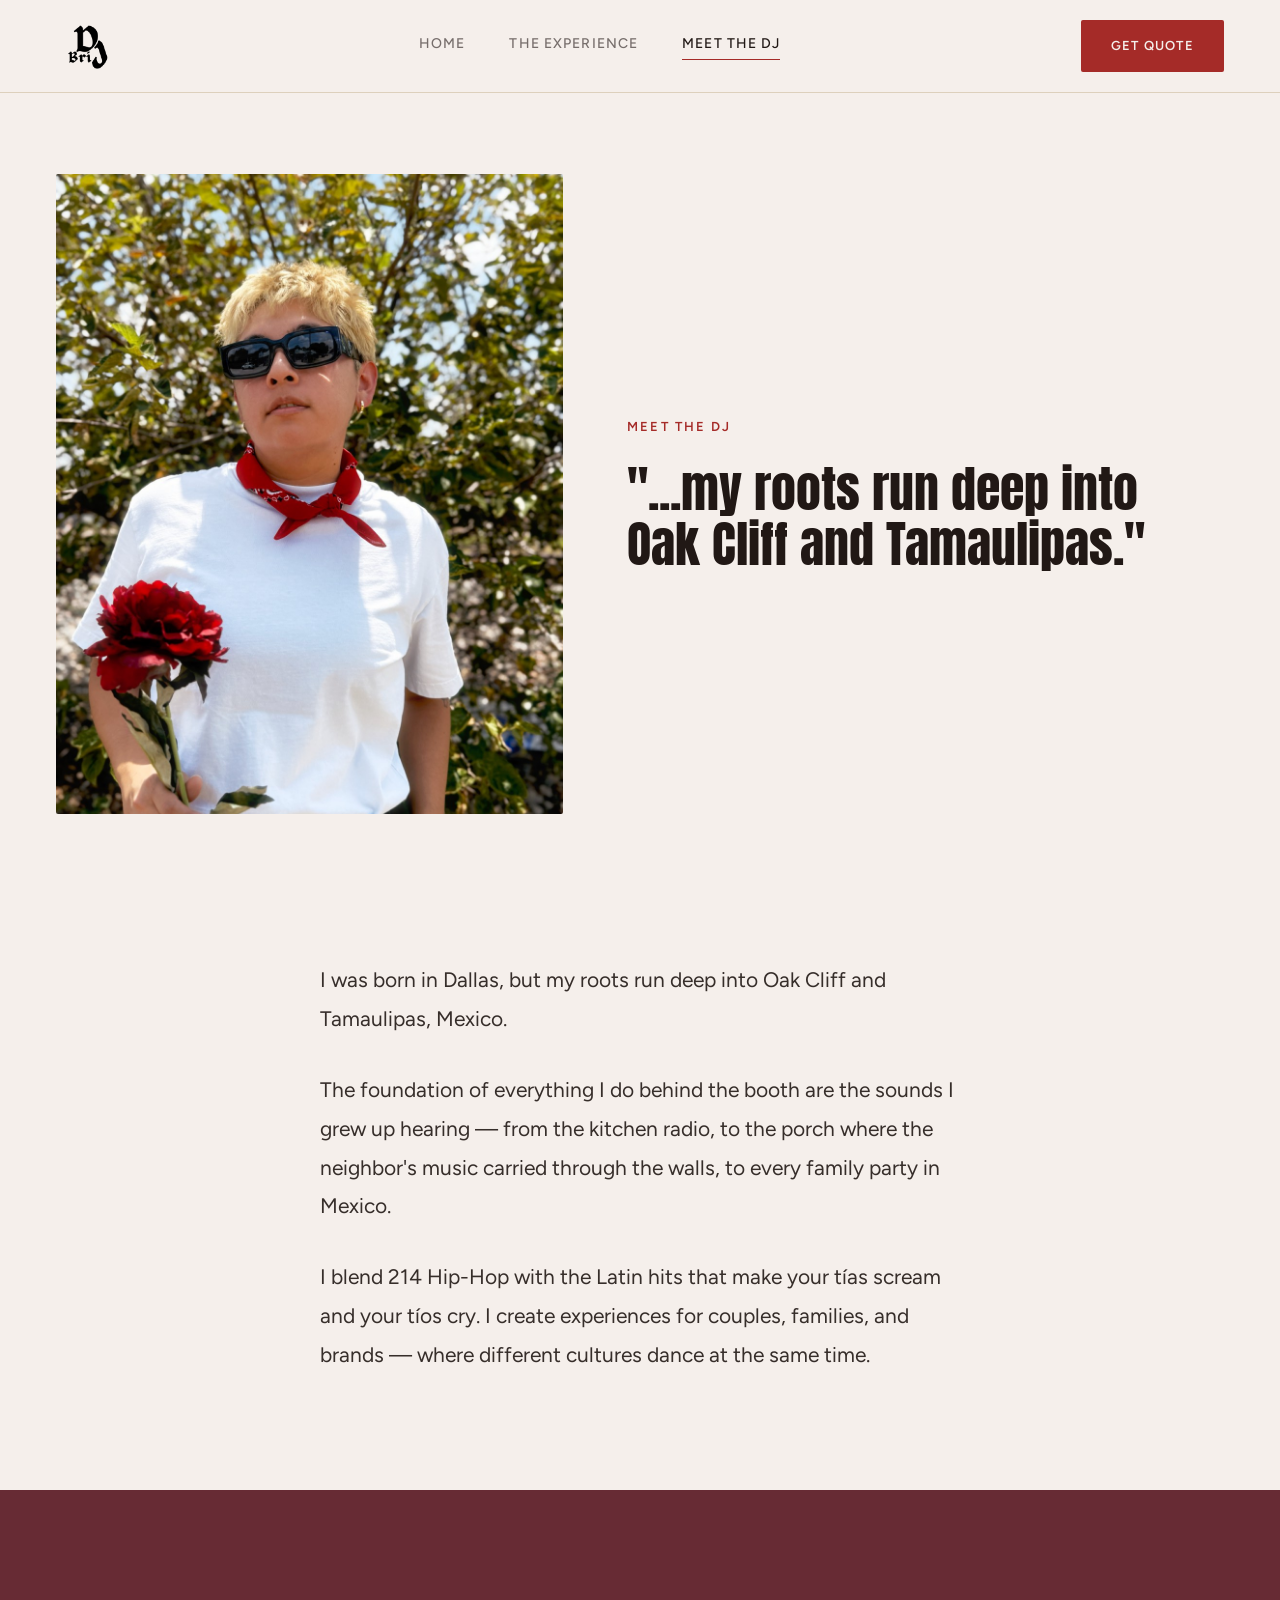
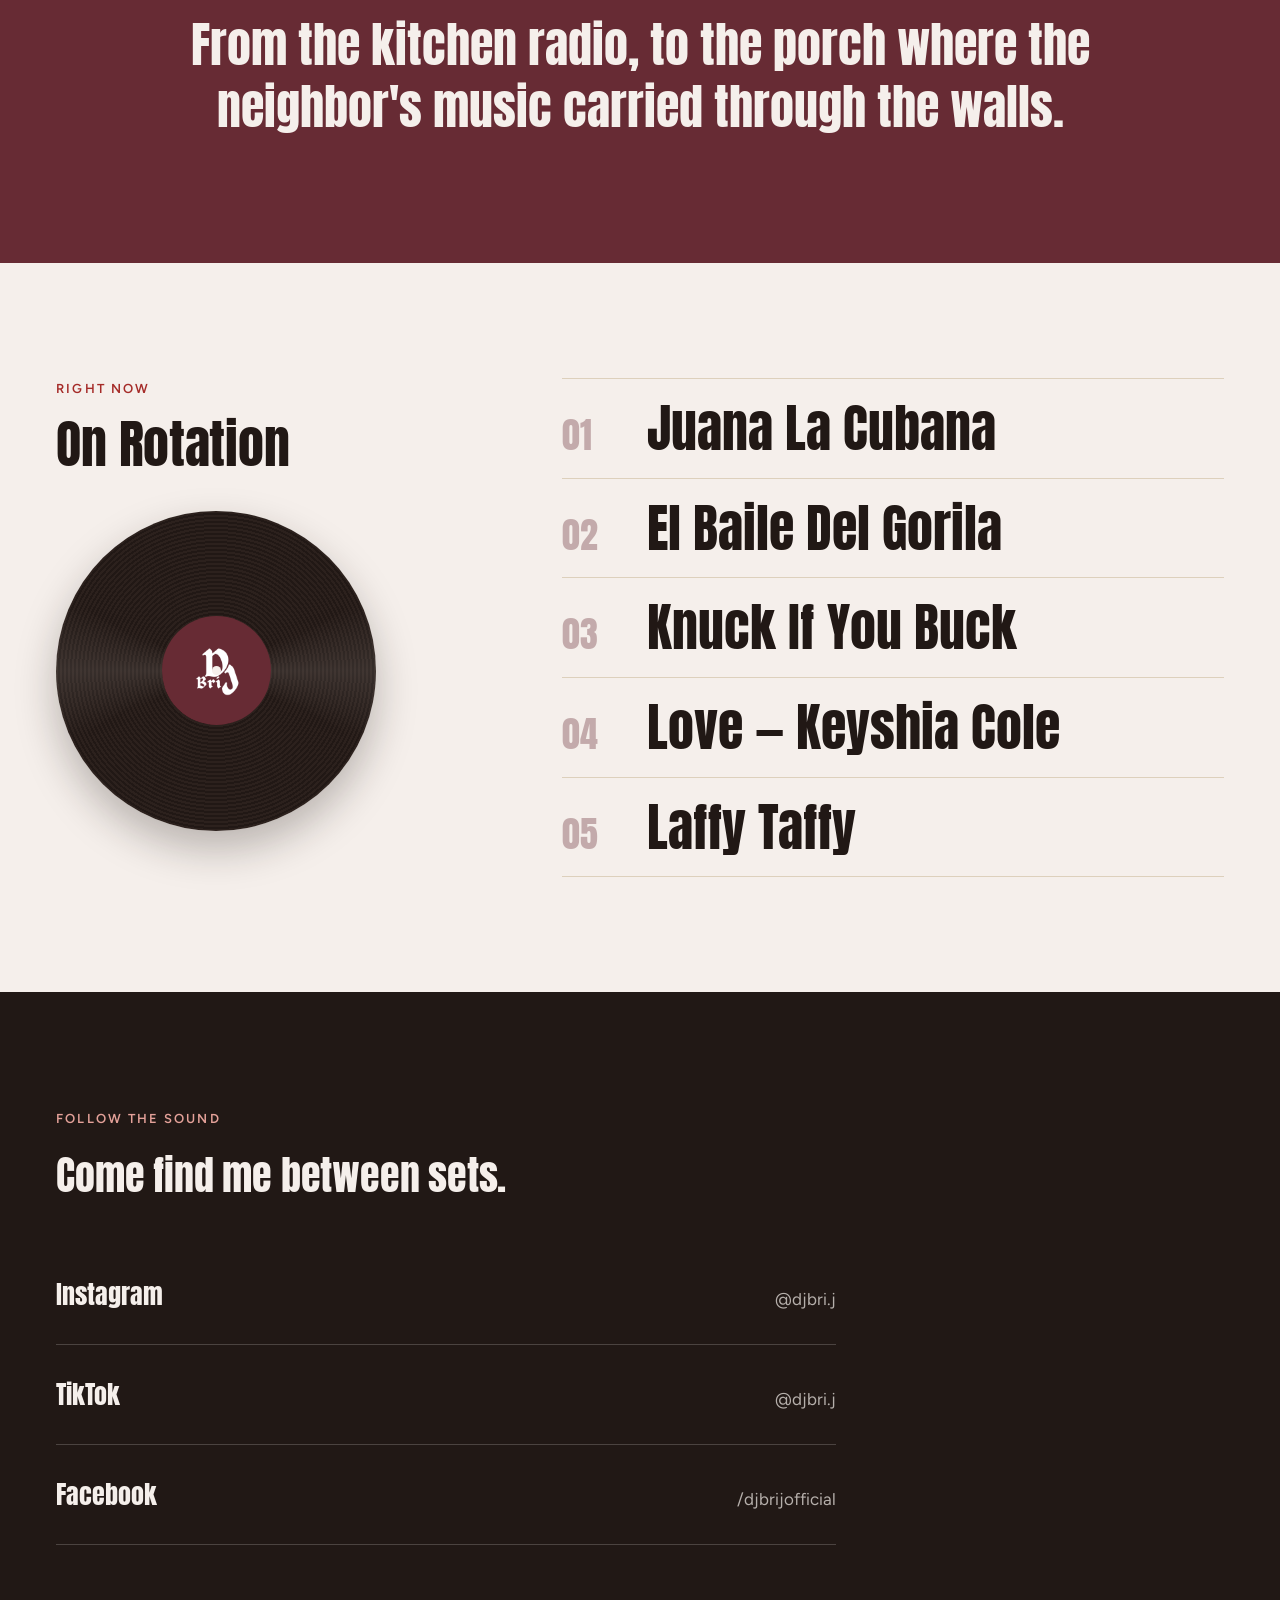
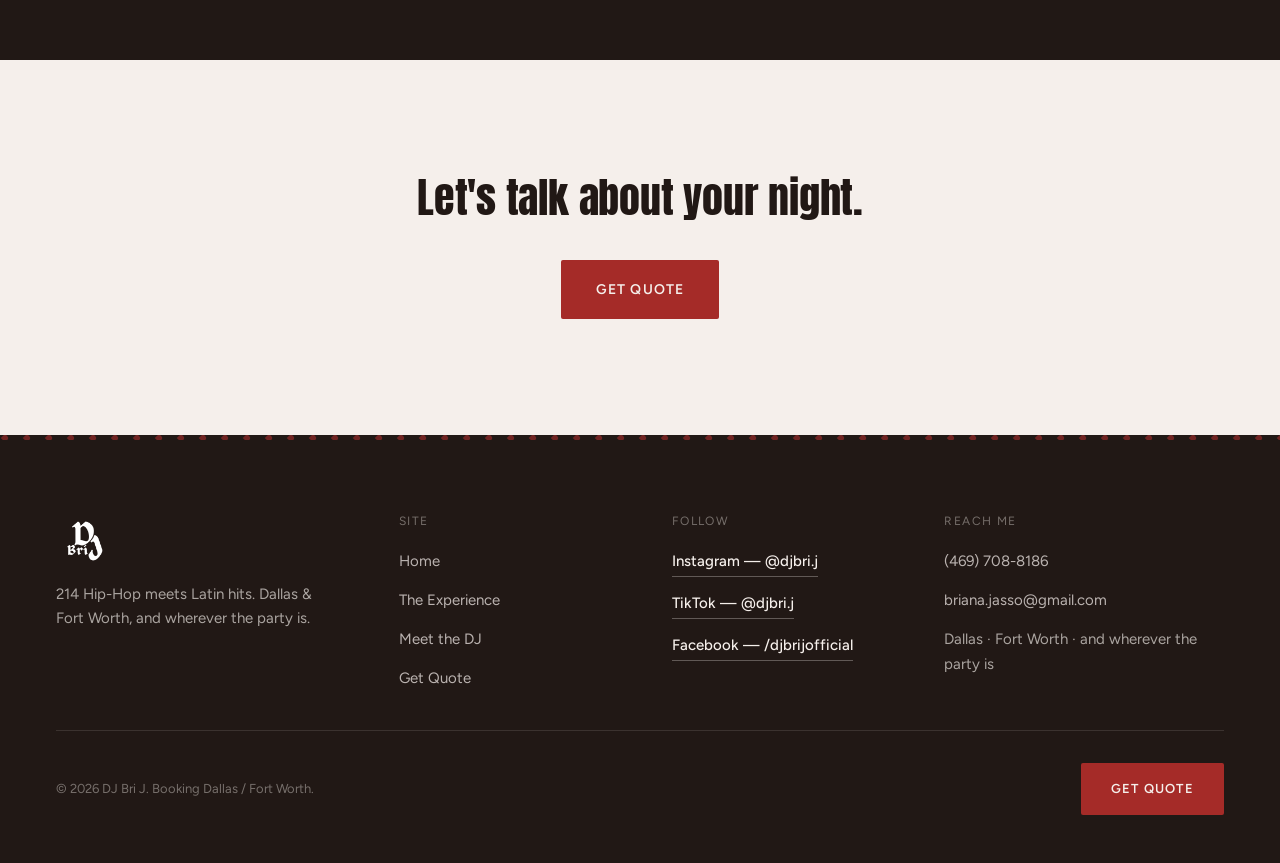
<file: docs/meet/index.html>
<!DOCTYPE html>
<!-- SPDX-License-Identifier: MIT · © 2026 Briana Jasso · https://djbrij.com/ -->
<html lang="en">
<head>
  <meta charset="UTF-8" />
  <meta name="viewport" content="width=device-width, initial-scale=1.0" />

  <title>Meet the DJ — DJ Bri J</title>
  <meta name="description" content="Born in Dallas, with roots running deep into Oak Cliff and Tamaulipas, Mexico. The story behind the booth — the kitchen radio, the porch, and every family party in Mexico." />
  <link rel="canonical" href="https://djbrij.com/meet/" />

  <meta property="og:title" content="Meet the DJ — DJ Bri J" />
  <meta property="og:description" content="I was born in Dallas, but my roots run deep into Oak Cliff and Tamaulipas, Mexico." />
  <meta property="og:image" content="https://djbrij.com/assets/img/og-cover.jpg" />
  <meta property="og:url" content="https://djbrij.com/meet/" />
  <meta property="og:type" content="profile" />
  <meta property="og:site_name" content="DJ Bri J" />
  <meta name="twitter:card" content="summary_large_image" />

  <script type="application/ld+json">
  {
    "@context": "https://schema.org",
    "@graph": [
      {
        "@type": "Person",
        "@id": "https://djbrij.com/#person",
        "name": "Briana Jasso",
        "alternateName": "DJ Bri J",
        "url": "https://djbrij.com/",
        "image": "https://djbrij.com/assets/img/og-cover.jpg",
        "jobTitle": "DJ",
        "description": "Dallas-born DJ with roots in Oak Cliff and Tamaulipas, Mexico, blending 214 Hip-Hop with Latin hits for weddings, quinceañeras, family parties, and brand events.",
        "disambiguatingDescription": "DJ Bri J is a solo DJ based in Dallas / Fort Worth, Texas, performing at weddings, quinceañeras, birthdays, family parties, and brand events. Not to be confused with any similarly named artist outside the Dallas–Fort Worth area.",
        "birthPlace": { "@type": "Place", "name": "Dallas, Texas" },
        "knowsLanguage": ["en", "es"],
        "address": {
          "@type": "PostalAddress",
          "addressLocality": "Dallas",
          "addressRegion": "TX",
          "addressCountry": "US"
        },
        "sameAs": [
          "https://www.instagram.com/djbri.j/",
          "https://www.tiktok.com/@djbri.j",
          "https://www.facebook.com/djbrijofficial"
        ]
      },
      {
        "@type": "ProfessionalService",
        "@id": "https://djbrij.com/#service",
        "name": "DJ Bri J",
        "url": "https://djbrij.com/",
        "image": "https://djbrij.com/assets/img/og-cover.jpg",
        "description": "Wedding, quinceañera, birthday, family party, and brand event DJ serving Dallas, Fort Worth, and the surrounding area.",
        "telephone": "+1-469-708-8186",
        "email": "briana.jasso@gmail.com",
        "founder": { "@id": "https://djbrij.com/#person" },
        "areaServed": [
          { "@type": "City", "name": "Dallas" },
          { "@type": "City", "name": "Fort Worth" },
          { "@type": "State", "name": "Texas" }
        ],
        "address": {
          "@type": "PostalAddress",
          "addressLocality": "Dallas",
          "addressRegion": "TX",
          "addressCountry": "US"
        },
        "sameAs": [
          "https://www.instagram.com/djbri.j/",
          "https://www.tiktok.com/@djbri.j",
          "https://www.facebook.com/djbrijofficial"
        ]
      }
    ]
  }
  </script>

  <link rel="icon" href="../assets/img/favicon.png" sizes="any" />
  <link rel="apple-touch-icon" href="../assets/img/apple-touch-icon.png" />

  <link rel="preload" as="image" href="../assets/img/portrait-sunglasses.jpg" fetchpriority="high" media="(min-width: 769px)" />
  <link rel="preload" as="image" href="../assets/img/portrait-sunglasses-sm.jpg" fetchpriority="high" media="(max-width: 768px)" />

  <link rel="preconnect" href="https://fonts.googleapis.com" />
  <link rel="preconnect" href="https://fonts.gstatic.com" crossorigin />
  <link href="https://fonts.googleapis.com/css2?family=Anton&family=Figtree:wght@400;500;600;700&display=swap" rel="stylesheet" />

  <link rel="stylesheet" href="../assets/css/styles.css" />

  <style>
    /* Meet the DJ — page-only layout */
    .mt-open {
      display: grid;
      grid-template-columns: 0.85fr 1fr;
      gap: 64px;
      align-items: center;
    }
    .mt-open img { width: 100%; height: 640px; object-fit: cover; object-position: 50% 15%; border-radius: 2px; }
    .mt-open blockquote {
      margin: 0;
      font-family: var(--djb-display);
      font-size: clamp(30px, 5vw, 50px);
      line-height: 1.1;
      max-width: 520px;
    }

    /* Her bio gets a comfortable reading measure and real air between paragraphs. */
    .mt-bio { display: flex; justify-content: center; }
    .mt-bio__inner {
      max-width: 640px;
      display: flex;
      flex-direction: column;
      gap: 32px;
    }
    .mt-bio__inner p {
      font-size: clamp(18px, 1.7vw, 21px);
      line-height: 1.85;
      color: rgba(33, 24, 21, 0.9);
    }

    .mt-pull { text-align: center; padding-block: clamp(80px, 9.7vw, 140px); }
    .mt-pull p {
      font-family: var(--djb-display);
      font-size: clamp(28px, 4.9vw, 48px);
      line-height: 1.3;
      color: var(--djb-cotton);
      max-width: 940px;
      margin: 0 auto;
    }

    /* On Rotation — a setlist beside a slowly spinning record */
    .mt-rotation__grid { display: grid; grid-template-columns: 0.8fr 1.2fr; gap: 64px; align-items: start; }
    .mt-rotation__head h2 { margin-bottom: 40px; }

    .mt-disc {
      position: relative;
      width: min(320px, 100%);
      aspect-ratio: 1;
      border-radius: 50%;
      /* Grooves, plus a faint conic sheen so the rotation is actually visible. */
      background:
        conic-gradient(from 0deg, transparent 0 18%, rgba(245, 239, 235, 0.1) 25%, transparent 32% 68%, rgba(245, 239, 235, 0.1) 75%, transparent 82%),
        repeating-radial-gradient(circle at center, #211815 0 2px, #2c211d 2px 4px);
      box-shadow: 0 18px 40px rgba(33, 24, 21, 0.28);
      animation: mt-spin 24s linear infinite;
    }
    .mt-disc::before { /* label */
      content: '';
      position: absolute;
      inset: 33%;
      border-radius: 50%;
      background: var(--djb-oxblood) url('../assets/img/logo-mark.png') center / 62% no-repeat;
    }
    .mt-disc::after { /* spindle hole */
      content: '';
      position: absolute;
      inset: 48.5%;
      border-radius: 50%;
      background: var(--djb-cotton);
    }
    @keyframes mt-spin { to { transform: rotate(360deg); } }

    .mt-tracks { list-style: none; margin: 0; padding: 0; }
    .mt-tracks li {
      display: grid;
      grid-template-columns: auto 1fr;
      align-items: baseline;
      padding: 22px 0;
      border-bottom: 1px solid var(--djb-stucco);
    }
    .mt-tracks li:first-child { border-top: 1px solid var(--djb-stucco); }
    .mt-track__n {
      min-width: 1.6em;
      margin-right: 28px;
      font-family: var(--djb-display);
      font-size: clamp(26px, 3vw, 36px);
      line-height: 1;
      color: rgba(103, 43, 52, 0.35);
      transition: color 0.25s var(--djb-ease);
    }
    /* The nudge is on the title, not the <li>: .djb-reveal.is-visible sets
       transform: none on the row, which would cancel it. */
    .mt-track__title {
      font-family: var(--djb-display);
      font-size: clamp(30px, 4.4vw, 52px);
      line-height: 1.05;
      color: var(--djb-ink);
      transition: color 0.25s var(--djb-ease), transform 0.25s var(--djb-ease);
    }
    @media (hover: hover) {
      .mt-tracks li:hover .mt-track__title { color: var(--djb-oxblood); transform: translateX(8px); }
      .mt-tracks li:hover .mt-track__n { color: var(--djb-red); }
    }
    @media (prefers-reduced-motion: reduce) {
      .mt-disc { animation: none; }
      .mt-track__n, .mt-track__title { transition: none; }
      .mt-tracks li:hover .mt-track__title { transform: none; }
    }

    .mt-socials { max-width: 780px; }
    .mt-social-row {
      display: flex;
      align-items: baseline;
      justify-content: space-between;
      gap: 24px;
      padding: 28px 0;
      border-bottom: 1px solid rgba(245, 239, 235, 0.2);
      text-decoration: none;
    }
    .mt-social-row b {
      font-family: var(--djb-display);
      font-weight: 400;
      font-size: clamp(21px, 2.3vw, 26px);
      color: var(--djb-cotton);
      transition: color 0.2s var(--djb-ease);
    }
    .mt-social-row span {
      font-size: 17px;
      color: rgba(245, 239, 235, 0.7);
      transition: color 0.2s var(--djb-ease);
    }
    .mt-social-row:hover b,
    .mt-social-row:hover span { color: var(--djb-rose); }

    .mt-closing { text-align: center; }
    .mt-closing h2 { margin-bottom: 40px; }

    @media (max-width: 900px) {
      .mt-open { grid-template-columns: 1fr; gap: 40px; }
      .mt-open img { height: 460px; }
      .mt-rotation__grid { grid-template-columns: 1fr; gap: 40px; }
      .mt-rotation__head h2 { margin-bottom: 28px; }
      .mt-disc { width: 220px; }
    }

    @media (max-width: 560px) {
      .mt-tracks li { padding: 18px 0; }
      .mt-track__n { margin-right: 16px; }
    }
  </style>
</head>
<body>

<a class="djb-skip" href="#main">Skip to content</a>

<header class="djb-header">
  <div class="djb-header__inner">
    <a class="djb-header__logo" href="../" aria-label="DJ Bri J — home">
      <img src="../assets/img/logo-mark.png" alt="DJ Bri J" width="62" height="62" />
    </a>
    <nav class="djb-nav" aria-label="Primary">
      <a href="../">Home</a>
      <a href="../experience/">The Experience</a>
      <a href="./" aria-current="page">Meet the DJ</a>
    </nav>
    <a class="djb-header__cta" href="../quote/">Get Quote</a>
    <button class="djb-burger" type="button" aria-label="Open menu" aria-expanded="false" aria-controls="djb-navmenu">
      <span></span><span></span>
    </button>
  </div>
</header>

<div class="djb-navmenu" id="djb-navmenu" aria-hidden="true">
  <div class="djb-navmenu__top">
    <img src="../assets/img/logo-mark.png" alt="DJ Bri J" width="48" height="48" />
    <button class="djb-navmenu__close" type="button" aria-label="Close menu">&times;</button>
  </div>
  <nav class="djb-navmenu__links" aria-label="Mobile">
    <a href="../">Home</a>
    <a href="../experience/">The Experience</a>
    <a href="./" aria-current="page">Meet the DJ</a>
    <a href="../quote/">Get Quote</a>
  </nav>
  <a class="djb-btn djb-btn-primary djb-navmenu__cta" href="../quote/">Get Quote</a>
  <div class="djb-navmenu__foot">
    <a href="tel:+14697088186">(469) 708-8186</a>
    <a href="mailto:briana.jasso@gmail.com">briana.jasso@gmail.com</a>
    <a href="https://www.instagram.com/djbri.j/" rel="me noopener" target="_blank">Instagram — @djbri.j</a>
    <a href="https://www.tiktok.com/@djbri.j" rel="me noopener" target="_blank">TikTok — @djbri.j</a>
    <a href="https://www.facebook.com/djbrijofficial" rel="me noopener" target="_blank">Facebook — /djbrijofficial</a>
  </div>
</div>

<main id="main" class="djb-page">

  <!-- OPENING -->
  <section class="djb-bg-cotton" style="padding: clamp(56px, 6.3vw, 90px) 0 clamp(72px, 8.4vw, 120px);" aria-labelledby="mt-h1">
    <div class="djb-wrap mt-open">
      <img src="../assets/img/portrait-sunglasses.jpg"
           srcset="../assets/img/portrait-sunglasses-sm.jpg 800w, ../assets/img/portrait-sunglasses.jpg 1400w"
           sizes="(max-width: 900px) 100vw, 40vw"
           alt="DJ Bri J outdoors in sunglasses, holding a deep red carnation, in a white tee and knotted red bandana"
           fetchpriority="high" decoding="sync" width="1400" height="1867" />
      <div>
        <p class="djb-eyebrow" style="margin-bottom: 24px;">Meet the DJ</p>
        <blockquote id="mt-h1">"...my roots run deep into Oak Cliff and Tamaulipas."</blockquote>
      </div>
    </div>
  </section>

  <!-- BIO — her words, verbatim -->
  <section class="djb-bg-cotton" style="padding: 40px 0 clamp(80px, 9vw, 130px);" aria-label="Biography">
    <div class="djb-wrap mt-bio">
      <div class="mt-bio__inner">
        <p>I was born in Dallas, but my roots run deep into Oak Cliff and Tamaulipas, Mexico.</p>
        <p>The foundation of everything I do behind the booth are the sounds I grew up hearing — from the kitchen radio, to the porch where the neighbor's music carried through the walls, to every family party in Mexico.</p>
        <p>I blend 214 Hip-Hop with the Latin hits that make your tías scream and your tíos cry. I create experiences for couples, families, and brands — where different cultures dance at the same time.</p>
      </div>
    </div>
  </section>

  <!-- PULL QUOTE BREAK -->
  <section class="djb-bg-oxblood mt-pull">
    <div class="djb-wrap">
      <p class="djb-reveal">From the kitchen radio, to the porch where the neighbor's music carried through the walls.</p>
    </div>
  </section>

  <!-- ON ROTATION -->
  <section class="djb-section djb-bg-cotton mt-rotation" aria-labelledby="mt-rot-h">
    <div class="djb-wrap mt-rotation__grid">
      <div class="mt-rotation__head">
        <p class="djb-eyebrow" style="margin-bottom: 18px;">Right now</p>
        <h2 id="mt-rot-h" class="djb-display-m">On Rotation</h2>
        <div class="mt-disc" aria-hidden="true"></div>
      </div>
      <ol class="mt-tracks" data-reveal-group>
        <li class="djb-reveal"><span class="mt-track__n" aria-hidden="true">01</span><span class="mt-track__title">Juana La Cubana</span></li>
        <li class="djb-reveal"><span class="mt-track__n" aria-hidden="true">02</span><span class="mt-track__title">El Baile Del Gorila</span></li>
        <li class="djb-reveal"><span class="mt-track__n" aria-hidden="true">03</span><span class="mt-track__title">Knuck If You Buck</span></li>
        <li class="djb-reveal"><span class="mt-track__n" aria-hidden="true">04</span><span class="mt-track__title">Love — Keyshia Cole</span></li>
        <li class="djb-reveal"><span class="mt-track__n" aria-hidden="true">05</span><span class="mt-track__title">Laffy Taffy</span></li>
      </ol>
    </div>
  </section>

  <!-- SOCIALS -->
  <section class="djb-section djb-bg-ink" aria-labelledby="mt-follow">
    <div class="djb-wrap">
      <p class="djb-eyebrow" style="margin-bottom: 24px;">Follow the Sound</p>
      <h2 id="mt-follow" class="djb-display-xs" style="color: var(--djb-cotton); margin-bottom: 48px; font-size: clamp(28px, 4.2vw, 40px);">Come find me between sets.</h2>
      <div class="mt-socials">
        <a class="mt-social-row" href="https://www.instagram.com/djbri.j/" rel="me noopener" target="_blank">
          <b>Instagram</b><span>@djbri.j</span>
        </a>
        <a class="mt-social-row" href="https://www.tiktok.com/@djbri.j" rel="me noopener" target="_blank">
          <b>TikTok</b><span>@djbri.j</span>
        </a>
        <a class="mt-social-row" href="https://www.facebook.com/djbrijofficial" rel="me noopener" target="_blank">
          <b>Facebook</b><span>/djbrijofficial</span>
        </a>
      </div>
    </div>
  </section>

  <!-- CLOSING CTA -->
  <section class="djb-section djb-bg-cotton mt-closing">
    <div class="djb-wrap">
      <h2 class="djb-display-s">Let's talk about your night.</h2>
      <a class="djb-btn djb-btn-primary" href="../quote/">Get Quote</a>
    </div>
  </section>

</main>

<footer class="djb-footer">
  <div class="djb-pip-rule djb-footer__rule" aria-hidden="true"></div>
  <div class="djb-footer__cols">
    <div class="djb-footer__brand">
      <img src="../assets/img/logo-mark.png" alt="DJ Bri J" width="56" height="56" loading="lazy" />
      <p>214 Hip-Hop meets Latin hits. Dallas &amp; Fort Worth, and wherever the party is.</p>
    </div>
    <div class="djb-footer__col">
      <p class="djb-footer__head">Site</p>
      <a class="djb-foot-link" href="../">Home</a>
      <a class="djb-foot-link" href="../experience/">The Experience</a>
      <a class="djb-foot-link" href="./">Meet the DJ</a>
      <a class="djb-foot-link" href="../quote/">Get Quote</a>
    </div>
    <div class="djb-footer__col">
      <p class="djb-footer__head">Follow</p>
      <a class="djb-social-link" href="https://www.instagram.com/djbri.j/" rel="me noopener" target="_blank">Instagram — @djbri.j</a>
      <a class="djb-social-link" href="https://www.tiktok.com/@djbri.j" rel="me noopener" target="_blank">TikTok — @djbri.j</a>
      <a class="djb-social-link" href="https://www.facebook.com/djbrijofficial" rel="me noopener" target="_blank">Facebook — /djbrijofficial</a>
    </div>
    <div class="djb-footer__col">
      <p class="djb-footer__head">Reach me</p>
      <a class="djb-foot-link" href="tel:+14697088186">(469) 708-8186</a>
      <a class="djb-foot-link" href="mailto:briana.jasso@gmail.com">briana.jasso@gmail.com</a>
      <p class="djb-footer__area">Dallas · Fort Worth · and wherever the party is</p>
    </div>
  </div>
  <div class="djb-footer__divider"></div>
  <div class="djb-footer__base">
    <p class="djb-footer__copy">© 2026 DJ Bri J. Booking Dallas / Fort Worth.</p>
    <a class="djb-header__cta" href="../quote/">Get Quote</a>
  </div>
</footer>

<a class="djb-mobile-cta" href="../quote/">Get Quote</a>

<script src="../assets/js/nav.js"></script>
<script src="../assets/js/reveal.js"></script>

</body>
</html>
</file>
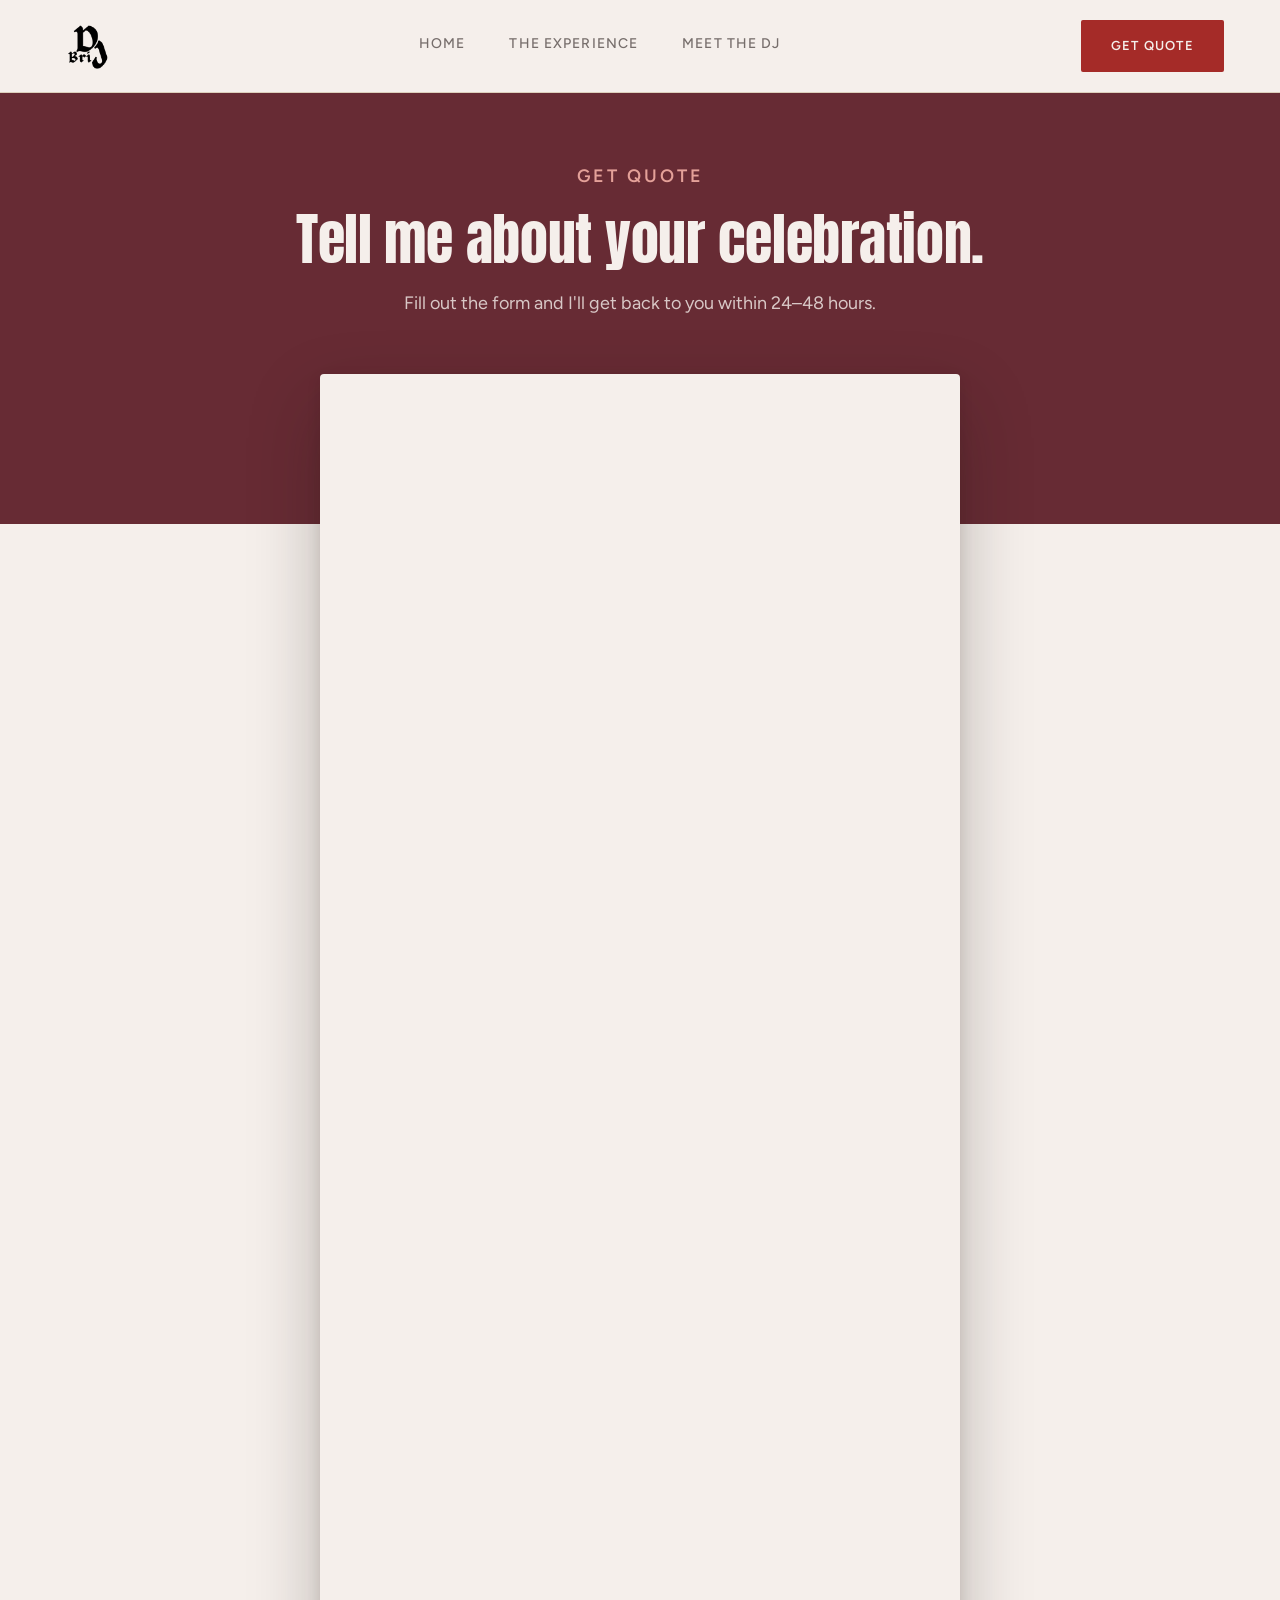
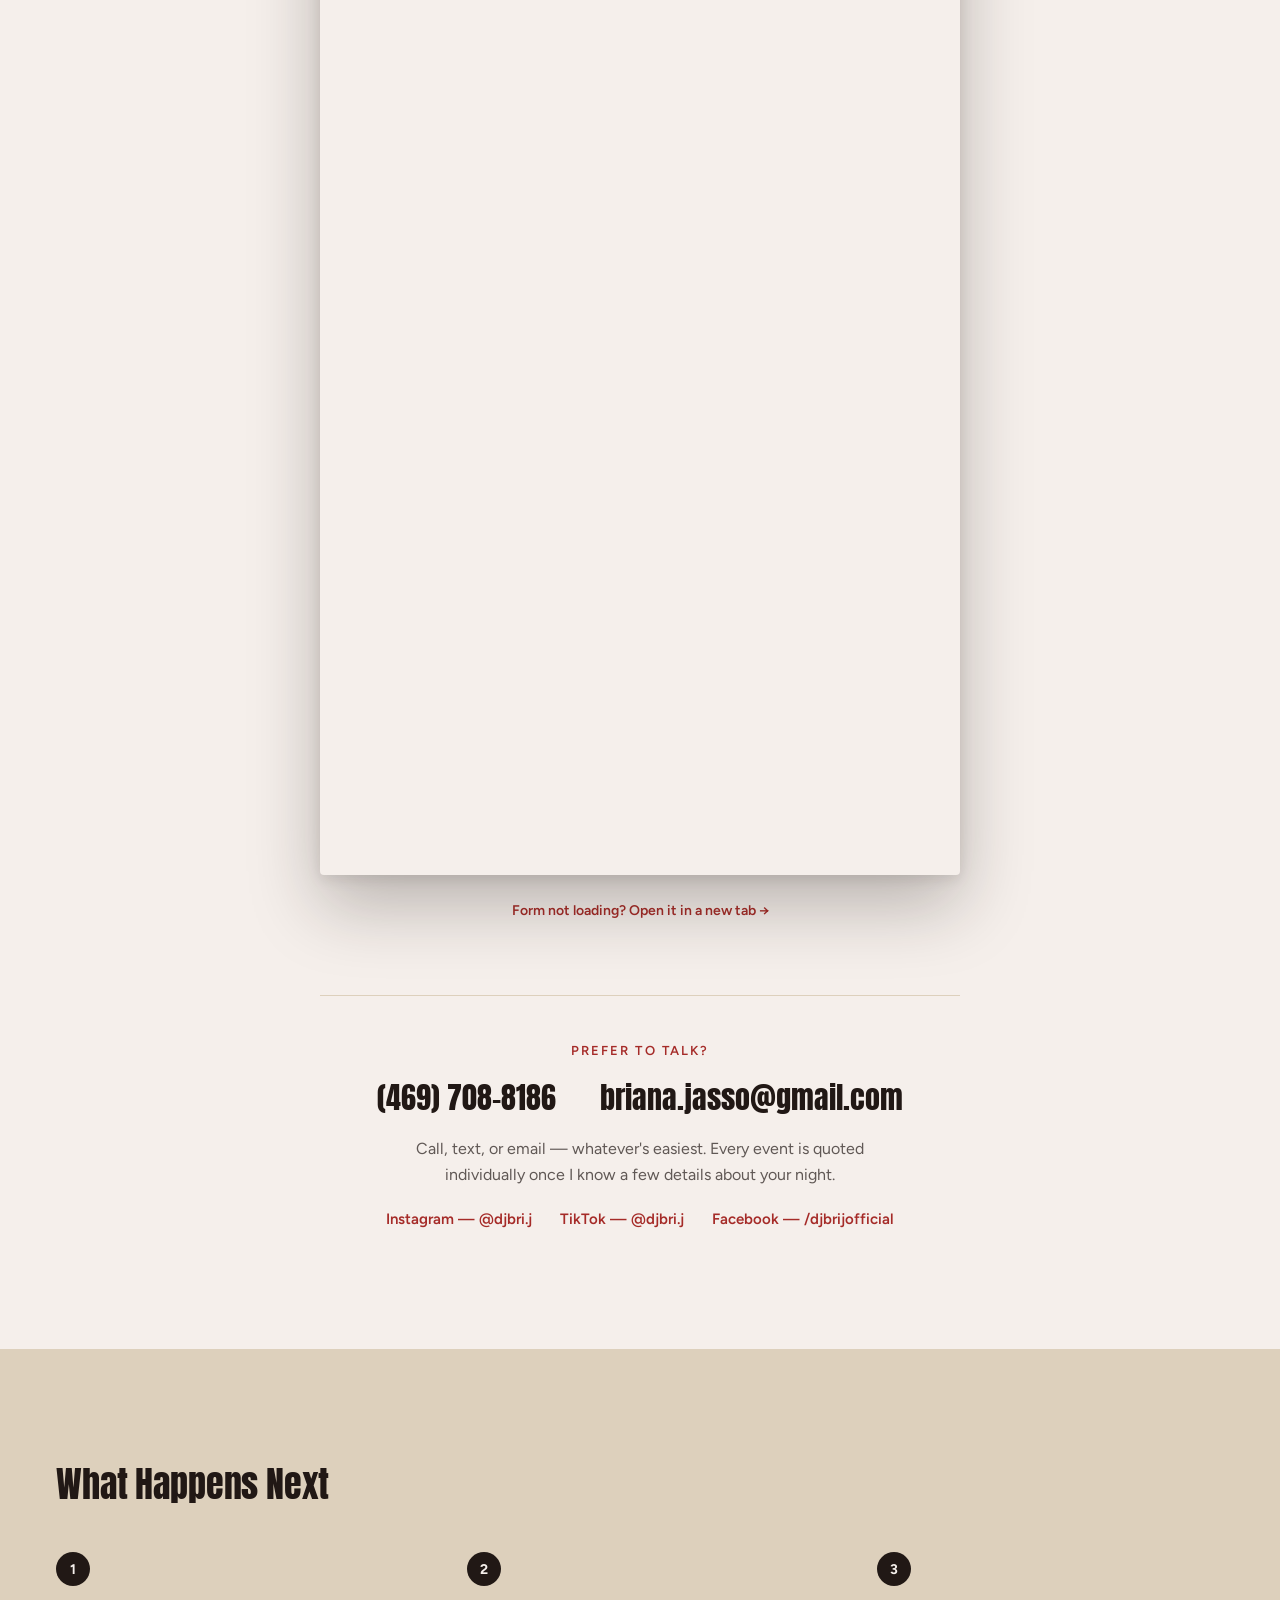
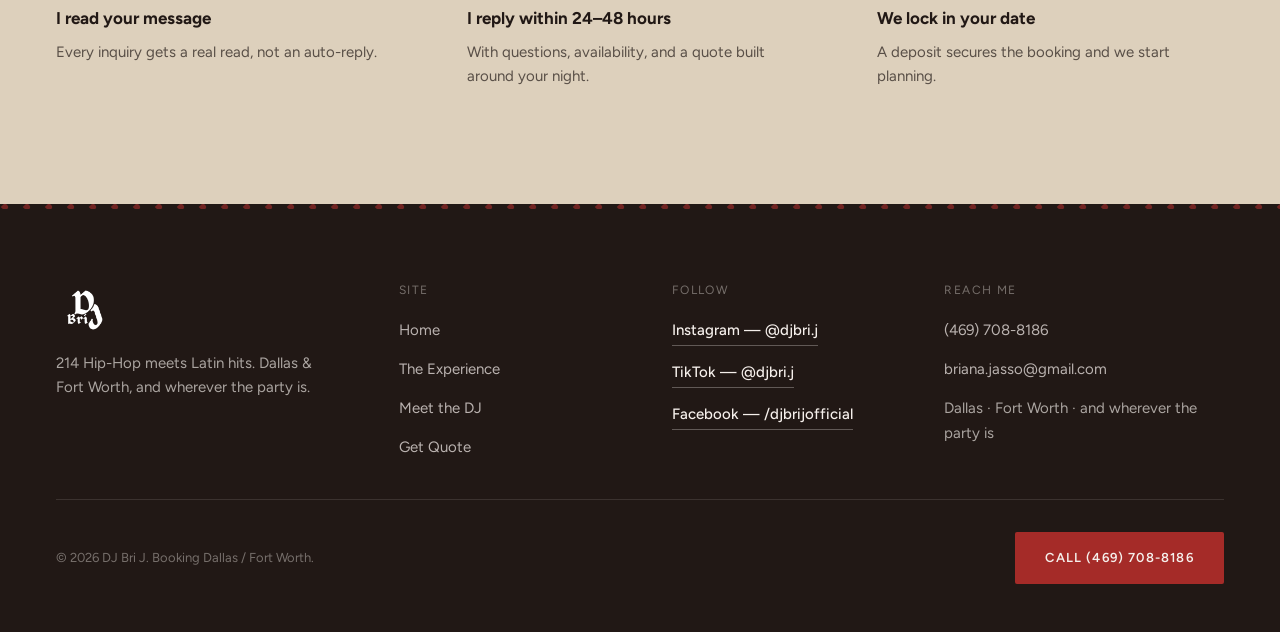
<file: docs/quote/index.html>
<!DOCTYPE html>
<!-- SPDX-License-Identifier: MIT · © 2026 Briana Jasso · https://djbrij.com/ -->
<html lang="en">
<head>
  <meta charset="UTF-8" />
  <meta name="viewport" content="width=device-width, initial-scale=1.0" />

  <title>Get Quote — DJ Bri J</title>
  <meta name="description" content="Send DJ Bri J a booking request, or call, text, or email (469) 708-8186 / briana.jasso@gmail.com. Every event is quoted individually, and I reply within 24–48 hours." />
  <link rel="canonical" href="https://djbrij.com/quote/" />

  <meta property="og:title" content="Get Quote — DJ Bri J" />
  <meta property="og:description" content="Tell me about your celebration. Send a request or call, text, or email — I reply within 24–48 hours." />
  <meta property="og:image" content="https://djbrij.com/assets/img/og-cover.jpg" />
  <meta property="og:url" content="https://djbrij.com/quote/" />
  <meta property="og:type" content="website" />
  <meta property="og:site_name" content="DJ Bri J" />
  <meta name="twitter:card" content="summary_large_image" />

  <script type="application/ld+json">
  {
    "@context": "https://schema.org",
    "@graph": [
      {
        "@type": "Person",
        "@id": "https://djbrij.com/#person",
        "name": "Briana Jasso",
        "alternateName": "DJ Bri J",
        "url": "https://djbrij.com/",
        "image": "https://djbrij.com/assets/img/og-cover.jpg",
        "jobTitle": "DJ",
        "description": "Dallas-born DJ with roots in Oak Cliff and Tamaulipas, Mexico, blending 214 Hip-Hop with Latin hits for weddings, quinceañeras, family parties, and brand events.",
        "disambiguatingDescription": "DJ Bri J is a solo DJ based in Dallas / Fort Worth, Texas, performing at weddings, quinceañeras, birthdays, family parties, and brand events. Not to be confused with any similarly named artist outside the Dallas–Fort Worth area.",
        "knowsLanguage": ["en", "es"],
        "address": {
          "@type": "PostalAddress",
          "addressLocality": "Dallas",
          "addressRegion": "TX",
          "addressCountry": "US"
        },
        "sameAs": [
          "https://www.instagram.com/djbri.j/",
          "https://www.tiktok.com/@djbri.j",
          "https://www.facebook.com/djbrijofficial"
        ]
      },
      {
        "@type": "ProfessionalService",
        "@id": "https://djbrij.com/#service",
        "name": "DJ Bri J",
        "url": "https://djbrij.com/",
        "image": "https://djbrij.com/assets/img/og-cover.jpg",
        "description": "Wedding, quinceañera, birthday, family party, and brand event DJ serving Dallas, Fort Worth, and the surrounding area.",
        "telephone": "+1-469-708-8186",
        "email": "briana.jasso@gmail.com",
        "founder": { "@id": "https://djbrij.com/#person" },
        "areaServed": [
          { "@type": "City", "name": "Dallas" },
          { "@type": "City", "name": "Fort Worth" },
          { "@type": "State", "name": "Texas" }
        ],
        "address": {
          "@type": "PostalAddress",
          "addressLocality": "Dallas",
          "addressRegion": "TX",
          "addressCountry": "US"
        },
        "sameAs": [
          "https://www.instagram.com/djbri.j/",
          "https://www.tiktok.com/@djbri.j",
          "https://www.facebook.com/djbrijofficial"
        ]
      }
    ]
  }
  </script>

  <link rel="icon" href="../assets/img/favicon.png" sizes="any" />
  <link rel="apple-touch-icon" href="../assets/img/apple-touch-icon.png" />

  <link rel="preconnect" href="https://fonts.googleapis.com" />
  <link rel="preconnect" href="https://fonts.gstatic.com" crossorigin />
  <link href="https://fonts.googleapis.com/css2?family=Anton&family=Figtree:wght@400;500;600;700&display=swap" rel="stylesheet" />

  <link rel="stylesheet" href="../assets/css/styles.css" />

  <style>
    /* Get Quote — page-only layout. The form is the centerpiece at every width:
       a wine "stage" behind the heading, the form panel centered (640px max) and
       overlapping its bottom edge, and the contact details in a quiet row
       underneath. */
    .gq-head {
      padding: clamp(56px, 5.4vw, 80px) 0 56px;
      background: var(--djb-oxblood);
      text-align: center;
    }
    .gq-head h1 {
      max-width: 760px;
      margin-bottom: 20px;
      margin-inline: auto;
      font-size: clamp(36px, 4.6vw, 56px);
      color: var(--djb-cotton);
    }
    .gq-head .djb-eyebrow { color: var(--djb-rose); }
    .gq-head p {
      font-size: clamp(17px, 1.5vw, 18px);
      color: var(--djb-cotton-80);
      max-width: 560px;
      margin-inline: auto;
    }

    /* The wine carries on behind the top of the form, so the panel overlaps the
       band's bottom edge. */
    .gq-formsec {
      /* Tuck 1px under the heading band: where two sections meet on a
         fractional pixel (device pixel ratios like 1.7 or 2.625), a hairline
         of the page background can show through the seam. */
      margin-top: -1px;
      padding: 1px 0 clamp(80px, 9vw, 130px);
      background: linear-gradient(to bottom, var(--djb-oxblood) 0, var(--djb-oxblood) 151px, var(--djb-cotton) 151px);
    }
    .gq-cols {
      display: grid;
      grid-template-columns: minmax(0, 640px);
      justify-content: center;
      align-items: start;
      gap: 0;
    }
    .gq-formcol { grid-column: 1; grid-row: 1; }

    /* The Google Form is a cross-origin iframe, so it can't be restyled and its
       height can't be read. The panel makes it sit on the page like a native
       card: the site's small radius and a deep shadow, with a cream tint behind
       Google's white cards. */
    .gq-form-panel {
      position: relative;
      padding: 12px 12px 0;
      background: var(--djb-cotton);
      border-radius: 4px;
      box-shadow: 0 30px 70px rgba(33, 24, 21, 0.28), 0 4px 14px rgba(33, 24, 21, 0.1);
      overflow: hidden;
      /* So scrolling the panel into view doesn't tuck it under the sticky header. */
      scroll-margin-top: calc(var(--djb-header-h) + 8px);
    }
    @media (max-width: 700px) {
      .gq-form-panel { padding: 8px 8px 0; }
    }

    /* The form's height can't be measured from outside, so it's set per width.
       Each tier is the form's real height at the narrowest width in the band
       (measured at 28 widths from 320 to 1440) plus about 92px: Google's footer
       padding, plus room for its fixed 48px "?" help button, which is pinned to
       the bottom-left of the frame and would otherwise sit on the footer. */
    .gq-form {
      --gq-form-h: 2089px;
      --gq-sent-h: 260px;
      display: block;
      width: 100%;
      height: var(--gq-form-h);
      border: 0;
      transition: opacity 0.35s var(--djb-ease);
    }
    @media (max-width: 699px)  { .gq-form { --gq-form-h: 2129px; } }
    @media (max-width: 649px)  { .gq-form { --gq-form-h: 2154px; } }
    @media (max-width: 599px)  { .gq-form { --gq-form-h: 2179px; } }
    @media (max-width: 499px)  { .gq-form { --gq-form-h: 2224px; } }
    @media (max-width: 459px)  { .gq-form { --gq-form-h: 2269px; } }
    @media (max-width: 419px)  { .gq-form { --gq-form-h: 2314px; } }
    @media (max-width: 399px)  { .gq-form { --gq-form-h: 2364px; } }
    @media (max-width: 379px)  { .gq-form { --gq-form-h: 2399px; } }
    @media (max-width: 359px)  { .gq-form { --gq-form-h: 2424px; } }
    @media (max-width: 349px)  { .gq-form { --gq-form-h: 2499px; } }
    @media (max-width: 339px)  { .gq-form { --gq-form-h: 2519px; } }
    @media (max-width: 329px)  { .gq-form { --gq-form-h: 2559px; } }

    /* Added by the script below, so with JS off the form simply shows. */
    .gq-form-panel.is-pending .gq-form { opacity: 0; }
    .gq-form-panel.is-pending::after {
      content: 'Loading the form\2026';
      position: absolute;
      top: 96px;
      left: 0;
      right: 0;
      text-align: center;
      font-family: var(--djb-body);
      font-weight: 600;
      font-size: 13px;
      letter-spacing: 0.16em;
      text-transform: uppercase;
      color: var(--djb-ink-70);
      animation: gq-pulse 1.4s ease-in-out infinite;
    }
    @keyframes gq-pulse { 50% { opacity: 0.35; } }

    /* After submitting, Google swaps in a short thank-you page. Heights are
       measured from real thank-you pages (226px at 1200, 273 at 420, ~345 at
       360-390, 391 at 320-340) plus Google's footer padding; the title wraps to
       more lines as the frame narrows. */
    .gq-form-panel.is-sent .gq-form { height: var(--gq-sent-h); }
    @media (max-width: 767px) { .gq-form { --gq-sent-h: 305px; } }
    @media (max-width: 419px) { .gq-form { --gq-sent-h: 380px; } }
    @media (max-width: 359px) { .gq-form { --gq-sent-h: 420px; } }

    .gq-form-fallback { margin-top: 20px; text-align: center; }

    /* Contact: a quiet centered row under the form. */
    .gq-contact {
      grid-column: 1;
      grid-row: 2;
      margin-top: 72px;
      padding-top: 44px;
      border-top: 1px solid var(--djb-stucco);
      display: flex;
      flex-wrap: wrap;
      justify-content: center;
      align-items: baseline;
      column-gap: 44px;
      row-gap: 14px;
      text-align: center;
    }
    .gq-contact > .djb-eyebrow { flex-basis: 100%; margin-bottom: 4px !important; }

    .gq-contact-link {
      display: block;
      font-family: var(--djb-display);
      font-size: clamp(24px, 2.4vw, 30px);
      line-height: 1.2;
      color: var(--djb-ink);
      text-decoration: none;
      transition: color 0.2s var(--djb-ease);
    }
    .gq-contact-link:hover { color: var(--djb-red); }

    .gq-note {
      flex-basis: 100%;
      font-size: 16px;
      color: var(--djb-ink-70);
      max-width: 520px;
      margin: 6px auto 4px;
    }

    .gq-socials {
      display: flex;
      flex-wrap: wrap;
      justify-content: center;
      align-items: flex-start;
      gap: 12px 28px;
      flex-basis: 100%;
    }
    .gq-socials a {
      font-weight: 600;
      font-size: 15px;
      text-decoration: none;
      color: var(--djb-red);
      border-bottom: 1px solid transparent;
      padding-bottom: 2px;
      transition: border-color 0.2s var(--djb-ease);
    }
    .gq-socials a:hover { border-bottom-color: var(--djb-red); }

    .gq-next { display: flex; gap: 64px; }
    .gq-next > div { flex: 1; }
    .gq-next .djb-step__title { font-size: 17px; }
    .gq-next .djb-step__n { margin-bottom: 18px; }

    @media (max-width: 900px) {
      .gq-next { flex-direction: column; gap: 36px; }
    }

    /* Phones: a shorter wine overlap and a tighter gap under the intro line. */
    @media (max-width: 767px) {
      .gq-head { padding-bottom: 28px; }
      .gq-formsec { background: linear-gradient(to bottom, var(--djb-oxblood) 0, var(--djb-oxblood) 81px, var(--djb-cotton) 81px); }
      .gq-contact { margin-top: 56px; padding-top: 36px; }
    }

    @media (prefers-reduced-motion: reduce) {
      .gq-form-panel.is-pending::after { animation: none; }
      .gq-form { transition: none; }
    }
  </style>
</head>
<body>

<a class="djb-skip" href="#main">Skip to content</a>

<header class="djb-header">
  <div class="djb-header__inner">
    <a class="djb-header__logo" href="../" aria-label="DJ Bri J — home">
      <img src="../assets/img/logo-mark.png" alt="DJ Bri J" width="62" height="62" />
    </a>
    <nav class="djb-nav" aria-label="Primary">
      <a href="../">Home</a>
      <a href="../experience/">The Experience</a>
      <a href="../meet/">Meet the DJ</a>
    </nav>
    <a class="djb-header__cta" href="./" aria-current="page">Get Quote</a>
    <button class="djb-burger" type="button" aria-label="Open menu" aria-expanded="false" aria-controls="djb-navmenu">
      <span></span><span></span>
    </button>
  </div>
</header>

<div class="djb-navmenu" id="djb-navmenu" aria-hidden="true">
  <div class="djb-navmenu__top">
    <img src="../assets/img/logo-mark.png" alt="DJ Bri J" width="48" height="48" />
    <button class="djb-navmenu__close" type="button" aria-label="Close menu">&times;</button>
  </div>
  <nav class="djb-navmenu__links" aria-label="Mobile">
    <a href="../">Home</a>
    <a href="../experience/">The Experience</a>
    <a href="../meet/">Meet the DJ</a>
    <a href="./" aria-current="page">Get Quote</a>
  </nav>
  <a class="djb-btn djb-btn-primary djb-navmenu__cta" href="tel:+14697088186">Call (469) 708-8186</a>
  <div class="djb-navmenu__foot">
    <a href="tel:+14697088186">(469) 708-8186</a>
    <a href="mailto:briana.jasso@gmail.com">briana.jasso@gmail.com</a>
    <a href="https://www.instagram.com/djbri.j/" rel="me noopener" target="_blank">Instagram — @djbri.j</a>
    <a href="https://www.tiktok.com/@djbri.j" rel="me noopener" target="_blank">TikTok — @djbri.j</a>
    <a href="https://www.facebook.com/djbrijofficial" rel="me noopener" target="_blank">Facebook — /djbrijofficial</a>
  </div>
</div>

<main id="main" class="djb-page">

  <!-- HEADER -->
  <section class="djb-bg-cotton gq-head">
    <div class="djb-wrap">
      <p class="djb-eyebrow" style="margin-bottom: 18px;">Get Quote</p>
      <h1 class="djb-display-l">Tell me about your celebration.</h1>
      <p>Fill out the form and I'll get back to you within 24–48 hours.</p>
    </div>
  </section>

  <!-- REQUEST FORM + CONTACT -->
  <section class="djb-bg-cotton gq-formsec">
    <div class="djb-wrap gq-cols">

      <div class="gq-formcol">
        <div class="gq-form-panel" id="gq-form-panel">
          <iframe class="gq-form" title="Booking request form"
                  src="https://docs.google.com/forms/d/e/1FAIpQLSeAl0QE6jEMMCKXATu4dndRAHTsAimhQLR2Wo6aNXzFeIzCrQ/viewform?embedded=true"
                  loading="lazy" width="100%" height="2094">Loading…</iframe>
        </div>
        <p class="gq-form-fallback"><a class="djb-link-arrow" href="https://forms.gle/NypGqJifqLgokhuf6" target="_blank" rel="noopener">Form not loading? Open it in a new tab →</a></p>
      </div>

      <div class="gq-contact">
        <p class="djb-eyebrow" style="margin-bottom: 24px;">Prefer to talk?</p>
        <a class="gq-contact-link" href="tel:+14697088186">(469) 708-8186</a>
        <a class="gq-contact-link" href="mailto:briana.jasso@gmail.com">briana.jasso@gmail.com</a>
        <p class="gq-note">Call, text, or email — whatever's easiest. Every event is quoted individually once I know a few details about your night.</p>
        <div class="gq-socials">
          <a href="https://www.instagram.com/djbri.j/" rel="me noopener" target="_blank">Instagram — @djbri.j</a>
          <a href="https://www.tiktok.com/@djbri.j" rel="me noopener" target="_blank">TikTok — @djbri.j</a>
          <a href="https://www.facebook.com/djbrijofficial" rel="me noopener" target="_blank">Facebook — /djbrijofficial</a>
        </div>
      </div>

    </div>
  </section>

  <!-- WHAT HAPPENS NEXT -->
  <section class="djb-section djb-bg-stucco" aria-labelledby="gq-next">
    <div class="djb-wrap">
      <h2 id="gq-next" class="djb-display-xs" style="margin-bottom: 48px;">What Happens Next</h2>
      <div class="gq-next" data-reveal-group>
        <div class="djb-reveal">
          <div class="djb-step__n">1</div>
          <p class="djb-step__title">I read your message</p>
          <p class="djb-step__desc">Every inquiry gets a real read, not an auto-reply.</p>
        </div>
        <div class="djb-reveal">
          <div class="djb-step__n">2</div>
          <p class="djb-step__title">I reply within 24–48 hours</p>
          <p class="djb-step__desc">With questions, availability, and a quote built around your night.</p>
        </div>
        <div class="djb-reveal">
          <div class="djb-step__n">3</div>
          <p class="djb-step__title">We lock in your date</p>
          <p class="djb-step__desc">A deposit secures the booking and we start planning.</p>
        </div>
      </div>
    </div>
  </section>

</main>

<footer class="djb-footer">
  <div class="djb-pip-rule djb-footer__rule" aria-hidden="true"></div>
  <div class="djb-footer__cols">
    <div class="djb-footer__brand">
      <img src="../assets/img/logo-mark.png" alt="DJ Bri J" width="56" height="56" loading="lazy" />
      <p>214 Hip-Hop meets Latin hits. Dallas &amp; Fort Worth, and wherever the party is.</p>
    </div>
    <div class="djb-footer__col">
      <p class="djb-footer__head">Site</p>
      <a class="djb-foot-link" href="../">Home</a>
      <a class="djb-foot-link" href="../experience/">The Experience</a>
      <a class="djb-foot-link" href="../meet/">Meet the DJ</a>
      <a class="djb-foot-link" href="./">Get Quote</a>
    </div>
    <div class="djb-footer__col">
      <p class="djb-footer__head">Follow</p>
      <a class="djb-social-link" href="https://www.instagram.com/djbri.j/" rel="me noopener" target="_blank">Instagram — @djbri.j</a>
      <a class="djb-social-link" href="https://www.tiktok.com/@djbri.j" rel="me noopener" target="_blank">TikTok — @djbri.j</a>
      <a class="djb-social-link" href="https://www.facebook.com/djbrijofficial" rel="me noopener" target="_blank">Facebook — /djbrijofficial</a>
    </div>
    <div class="djb-footer__col">
      <p class="djb-footer__head">Reach me</p>
      <a class="djb-foot-link" href="tel:+14697088186">(469) 708-8186</a>
      <a class="djb-foot-link" href="mailto:briana.jasso@gmail.com">briana.jasso@gmail.com</a>
      <p class="djb-footer__area">Dallas · Fort Worth · and wherever the party is</p>
    </div>
  </div>
  <div class="djb-footer__divider"></div>
  <div class="djb-footer__base">
    <p class="djb-footer__copy">© 2026 DJ Bri J. Booking Dallas / Fort Worth.</p>
    <a class="djb-header__cta" href="tel:+14697088186">Call (469) 708-8186</a>
  </div>
</footer>

<a class="djb-mobile-cta" href="tel:+14697088186">Call or text (469) 708-8186</a>

<script src="../assets/js/nav.js"></script>
<script src="../assets/js/reveal.js"></script>
<script>
  /* Google Form embed. It's cross-origin, so the page can only see when the
     iframe loads. First load = the form; a second load means Google swapped in
     its thank-you page, so shrink the frame to fit and bring it into view.
     A third load ("Submit another response") restores the full form. */
  (function () {
    var panel = document.getElementById('gq-form-panel');
    var frame = panel && panel.querySelector('iframe');
    if (!frame) return;
    var loads = 0;
    var showTimer;
    panel.classList.add('is-pending');
    showTimer = setTimeout(function () { panel.classList.remove('is-pending'); }, 8000);
    frame.addEventListener('load', function () {
      loads++;
      clearTimeout(showTimer);
      panel.classList.remove('is-pending');
      if (loads > 1) {
        panel.classList.toggle('is-sent', loads % 2 === 0);
        var calm = window.matchMedia && window.matchMedia('(prefers-reduced-motion: reduce)').matches;
        panel.scrollIntoView({ behavior: calm ? 'auto' : 'smooth', block: 'start' });
      }
    });
  })();
</script>

</body>
</html>
</file>
<file: docs/assets/css/styles.css>
/* SPDX-License-Identifier: MIT · © 2026 Briana Jasso · https://djbrij.com/ */

/* ==========================================================================
   DJ BRI J — site-wide tokens and shared components
   Brand palette from Bri's own brand sheet (wine, cream, red, deep green),
   plus warm neutrals pulled from her photographs.
   ========================================================================== */

:root {
  /* Color */
  --djb-red:      #A52B28;  /* Brand red — accent only, never a field; never on green (1.8:1) */
  --djb-oxblood:  #672B34;  /* Brand wine — hover, deep dark fields */
  --djb-pressed:  #4C1F26;  /* Button active */
  --djb-cotton:   #F5EFEB;  /* Brand cream — primary light surface */
  --djb-green:    #1E3A0C;  /* Brand deep green — not in use right now; cream text only if used as a field */
  --djb-stucco:   #DDD0BC;  /* Neutral, dividers, borders */
  --djb-ink:      #211815;  /* Body copy, dark sections */
  --djb-rose:     #E4A199;  /* Accent on dark only */
  --djb-page:     #ECE4D4;  /* Backdrop behind the page */
  --djb-disabled: #C9BCA6;

  --djb-ink-70: rgba(33, 24, 21, 0.7);
  --djb-ink-60: rgba(33, 24, 21, 0.6);
  --djb-cotton-80: rgba(245, 239, 235, 0.8);
  --djb-cotton-65: rgba(245, 239, 235, 0.65);

  /* Type */
  --djb-display: 'Anton', 'Arial Narrow', sans-serif;
  --djb-body: 'Figtree', -apple-system, BlinkMacSystemFont, 'Segoe UI', sans-serif;

  /* Rhythm */
  --djb-gutter: clamp(24px, 4.4vw, 64px);
  --djb-section: clamp(72px, 9vw, 130px);
  --djb-max: 1440px;
  --djb-header-h: 92px;

  /* Motion */
  --djb-ease: cubic-bezier(0.22, 0.61, 0.36, 1);
}

/* --------------------------------------------------------------------------
   Reset
   -------------------------------------------------------------------------- */

*, *::before, *::after { box-sizing: border-box; }

html { -webkit-text-size-adjust: 100%; scroll-behavior: smooth; }

body {
  margin: 0;
  background: var(--djb-page);
  color: var(--djb-ink);
  font-family: var(--djb-body);
  font-size: 17px;
  line-height: 1.65;
  -webkit-font-smoothing: antialiased;
  overflow-x: hidden;
}

img { max-width: 100%; display: block; }

h1, h2, h3, h4, p { margin: 0; }

a { color: var(--djb-red); }
a:hover { color: var(--djb-oxblood); }

button { font: inherit; }

:focus-visible {
  outline: 2px solid var(--djb-red);
  outline-offset: 3px;
}

.djb-skip {
  position: absolute;
  left: -9999px;
  top: 0;
  z-index: 2000;
  background: var(--djb-ink);
  color: var(--djb-cotton);
  padding: 14px 22px;
  font-size: 14px;
  text-decoration: none;
}
.djb-skip:focus { left: 0; color: var(--djb-cotton); }

/* --------------------------------------------------------------------------
   Layout
   -------------------------------------------------------------------------- */

.djb-page { background: var(--djb-cotton); overflow-x: clip; }

.djb-wrap {
  max-width: var(--djb-max);
  margin: 0 auto;
  padding-inline: var(--djb-gutter);
}

.djb-section { padding-block: var(--djb-section); }

/* Section background fields */
.djb-bg-cotton  { background: var(--djb-cotton); }
.djb-bg-ink     { background: var(--djb-ink);    color: var(--djb-cotton); }
.djb-bg-oxblood { background: var(--djb-oxblood); color: var(--djb-cotton); }
.djb-bg-stucco  { background: var(--djb-stucco); }

/* --------------------------------------------------------------------------
   Typography
   -------------------------------------------------------------------------- */

.djb-display-xl,
.djb-display-l,
.djb-display-m,
.djb-display-s,
.djb-display-xs,
.djb-h3 {
  font-family: var(--djb-display);
  font-weight: 400;
  letter-spacing: -0.005em;
}

.djb-display-xl { font-size: clamp(44px, 8.9vw, 92px); line-height: 0.96; }
.djb-display-l  { font-size: clamp(36px, 6.4vw, 60px); line-height: 1.05; }
.djb-display-m  { font-size: clamp(32px, 5.5vw, 52px); line-height: 1.02; }
.djb-display-s  { font-size: clamp(29px, 4.5vw, 42px); line-height: 1.08; }
.djb-display-xs { font-size: clamp(26px, 3.8vw, 36px); line-height: 1.1;  }
.djb-h3         { font-size: clamp(23px, 2.6vw, 27px); line-height: 1.15; }

.djb-eyebrow {
  font-family: var(--djb-body);
  font-weight: 600;
  font-size: 13px;
  letter-spacing: 0.16em;
  text-transform: uppercase;
  color: var(--djb-red);
}
.djb-bg-ink .djb-eyebrow,
.djb-bg-oxblood .djb-eyebrow { color: var(--djb-rose); }

.djb-body     { font-size: 17px; line-height: 1.65; }
.djb-body-l   { font-size: clamp(17px, 1.4vw, 19px); line-height: 1.7; }
.djb-measure  { max-width: 62ch; }

.djb-lede { color: rgba(33, 24, 21, 0.75); }
.djb-bg-ink .djb-lede,
.djb-bg-oxblood .djb-lede { color: var(--djb-cotton-80); }

/* --------------------------------------------------------------------------
   Buttons
   -------------------------------------------------------------------------- */

.djb-btn {
  display: inline-block;
  font-family: var(--djb-body);
  font-weight: 600;
  font-size: 14px;
  letter-spacing: 0.08em;
  text-transform: uppercase;
  text-decoration: none;
  border-radius: 2px;
  border: 1px solid transparent;
  cursor: pointer;
  transition: background-color 0.2s var(--djb-ease), border-color 0.2s var(--djb-ease), color 0.2s var(--djb-ease);
}

.djb-btn-primary {
  color: var(--djb-cotton);
  background: var(--djb-red);
  padding: 17px 34px;
}
.djb-btn-primary:hover  { background: var(--djb-oxblood); color: var(--djb-cotton); }
.djb-btn-primary:active { background: var(--djb-pressed); }
.djb-btn-primary[aria-disabled='true'],
.djb-btn-primary:disabled {
  background: var(--djb-disabled);
  color: rgba(33, 24, 21, 0.4);
  cursor: not-allowed;
  pointer-events: none;
}

/* Ghost on a dark field */
.djb-btn-ghost {
  color: var(--djb-cotton);
  background: transparent;
  border-color: rgba(245, 239, 235, 0.6);
  padding: 16px 34px;
}
.djb-btn-ghost:hover {
  border-color: var(--djb-cotton);
  background: rgba(245, 239, 235, 0.08);
  color: var(--djb-cotton);
}

/* Ghost on a light field */
.djb-btn-ghost-dark {
  color: var(--djb-ink);
  background: transparent;
  border-color: var(--djb-ink);
  padding: 16px 33px;
}
.djb-btn-ghost-dark:hover { background: rgba(33, 24, 21, 0.06); color: var(--djb-ink); }

/* Quiet inline link with an underline that draws in */
.djb-link-arrow {
  font-family: var(--djb-body);
  font-weight: 600;
  font-size: 14px;
  color: var(--djb-red);
  text-decoration: none;
  border-bottom: 1px solid transparent;
  padding-bottom: 2px;
  transition: border-color 0.2s var(--djb-ease), color 0.2s var(--djb-ease);
}
.djb-link-arrow:hover { border-bottom-color: var(--djb-red); color: var(--djb-red); }

.djb-bg-ink .djb-link-arrow,
.djb-bg-oxblood .djb-link-arrow {
  color: var(--djb-rose);
  border-bottom-color: rgba(228, 161, 153, 0.4);
}
.djb-bg-ink .djb-link-arrow:hover,
.djb-bg-oxblood .djb-link-arrow:hover { border-bottom-color: var(--djb-rose); color: var(--djb-rose); }

/* --------------------------------------------------------------------------
   Bandana motif — a teardrop pip. Texture, never wallpaper.
   -------------------------------------------------------------------------- */

/* One teardrop tile repeated on the x-axis: a 6px square with three rounded
   corners and one square one, rotated 45deg — the pip from the bandana print.
   A background beats a row of divs here because it spans any width. */
.djb-pip-rule {
  height: 12px;
  opacity: 0.5;
  background-repeat: repeat-x;
  background-position: left center;
  background-size: 22px 12px;
  background-image: url("data:image/svg+xml,%3Csvg xmlns='http://www.w3.org/2000/svg' viewBox='0 0 22 12'%3E%3Cg transform='translate(2,3) rotate(45 3 3)'%3E%3Cpath d='M0,6 L0,3 A3,3 0 0 1 3,0 A3,3 0 0 1 6,3 A3,3 0 0 1 3,6 Z' fill='%23B02E2C'/%3E%3C/g%3E%3C/svg%3E");
}
.djb-pip-rule--light {
  background-image: url("data:image/svg+xml,%3Csvg xmlns='http://www.w3.org/2000/svg' viewBox='0 0 22 12'%3E%3Cg transform='translate(2,3) rotate(45 3 3)'%3E%3Cpath d='M0,6 L0,3 A3,3 0 0 1 3,0 A3,3 0 0 1 6,3 A3,3 0 0 1 3,6 Z' fill='%23F6F0E6'/%3E%3C/g%3E%3C/svg%3E");
}
/* A short centred run of pips, used as a section opener rather than a rule */
.djb-pip-rule--short {
  width: 308px;
  max-width: 70vw;
  margin-inline: auto;
  background-position: center;
}

/* A single large ghosted teardrop, bled off one corner */
.djb-teardrop {
  position: absolute;
  border-radius: 50% 50% 50% 0;
  transform: rotate(-35deg);
  pointer-events: none;
  z-index: 0;
}

/* --------------------------------------------------------------------------
   Placeholder frames — content Bri still owes us, reserved not broken
   -------------------------------------------------------------------------- */

.djb-ph {
  display: flex;
  align-items: center;
  justify-content: center;
  text-align: center;
  padding: 24px;
  border: 1px dashed var(--djb-stucco);
  background: rgba(221, 208, 188, 0.3);
  border-radius: 2px;
  font-family: var(--djb-body);
  font-weight: 600;
  font-size: 12px;
  letter-spacing: 0.1em;
  text-transform: uppercase;
  color: rgba(33, 24, 21, 0.5);
  line-height: 1.6;
}
.djb-ph--on-dark {
  border-color: rgba(245, 239, 235, 0.28);
  background: rgba(245, 239, 235, 0.06);
  color: rgba(245, 239, 235, 0.5);
}

/* --------------------------------------------------------------------------
   Header
   -------------------------------------------------------------------------- */

.djb-header {
  position: sticky;
  top: 0;
  z-index: 900;
  width: 100%;
  background: var(--djb-cotton);
  border-bottom: 1px solid var(--djb-stucco);
  transition: height 0.25s var(--djb-ease), background-color 0.25s var(--djb-ease), border-color 0.25s var(--djb-ease);
}

.djb-header__inner {
  max-width: var(--djb-max);
  margin: 0 auto;
  padding-inline: var(--djb-gutter);
  height: var(--djb-header-h);
  display: flex;
  align-items: center;
  justify-content: space-between;
  gap: 24px;
  transition: height 0.25s var(--djb-ease);
}

.djb-header__logo { display: flex; align-items: center; }
.djb-header__logo img {
  height: 62px;
  width: auto;
  filter: brightness(0);
  transition: height 0.25s var(--djb-ease), filter 0.25s var(--djb-ease);
}

.djb-nav { display: flex; align-items: center; gap: 44px; }
.djb-nav a {
  font-family: var(--djb-body);
  font-weight: 500;
  font-size: 14px;
  letter-spacing: 0.08em;
  text-transform: uppercase;
  text-decoration: none;
  color: var(--djb-ink-60);
  border-bottom: 1px solid transparent;
  padding-bottom: 4px;
  transition: color 0.2s var(--djb-ease), border-color 0.2s var(--djb-ease);
}
.djb-nav a:hover { color: var(--djb-ink); }
.djb-nav a[aria-current='page'] { color: var(--djb-ink); border-bottom-color: var(--djb-red); }

.djb-header__cta {
  font-family: var(--djb-body);
  font-weight: 600;
  font-size: 13px;
  letter-spacing: 0.09em;
  text-transform: uppercase;
  color: var(--djb-cotton);
  background: var(--djb-red);
  padding: 15px 30px;
  text-decoration: none;
  border-radius: 2px;
  white-space: nowrap;
  transition: background-color 0.2s var(--djb-ease);
}
.djb-header__cta:hover { background: var(--djb-oxblood); color: var(--djb-cotton); }

/* Overlay variant — transparent above the home hero */
.djb-header--overlay {
  position: fixed;
  background: transparent;
  border-bottom-color: transparent;
}
.djb-header--overlay .djb-header__logo img { filter: none; }
.djb-header--overlay .djb-nav a { color: rgba(245, 239, 235, 0.78); }
.djb-header--overlay .djb-nav a:hover,
.djb-header--overlay .djb-nav a[aria-current='page'] { color: var(--djb-cotton); }
.djb-header--overlay .djb-burger span { background: var(--djb-cotton); }

/* Condensed on scroll. The overlay variant must go solid here or the white
   logotype would sit on the cotton sections below the hero. */
.djb-header.is-scrolled {
  background: var(--djb-cotton);
  border-bottom-color: var(--djb-stucco);
}
.djb-header.is-scrolled .djb-header__inner { height: 72px; }
.djb-header.is-scrolled .djb-header__logo img { height: 48px; filter: brightness(0); }
.djb-header--overlay.is-scrolled .djb-nav a { color: var(--djb-ink-60); }
.djb-header--overlay.is-scrolled .djb-nav a:hover,
.djb-header--overlay.is-scrolled .djb-nav a[aria-current='page'] { color: var(--djb-ink); }
.djb-header--overlay.is-scrolled .djb-burger span { background: var(--djb-ink); }

/* Hamburger */
.djb-burger {
  display: none;
  width: 44px;
  height: 44px;
  padding: 0;
  border: 0;
  background: transparent;
  cursor: pointer;
  flex-direction: column;
  justify-content: center;
  align-items: flex-end;
  gap: 6px;
}
.djb-burger span {
  display: block;
  width: 26px;
  height: 2px;
  background: var(--djb-ink);
  transition: background-color 0.2s var(--djb-ease);
}
.djb-burger span:nth-child(2) { width: 18px; }

/* --------------------------------------------------------------------------
   Mobile nav overlay
   -------------------------------------------------------------------------- */

.djb-navmenu {
  position: fixed;
  inset: 0;
  z-index: 1000;
  background: var(--djb-ink);
  display: flex;
  flex-direction: column;
  padding: 24px var(--djb-gutter) 40px;
  opacity: 0;
  visibility: hidden;
  transition: opacity 0.3s var(--djb-ease), visibility 0.3s var(--djb-ease);
  overflow-y: auto;
}
.djb-navmenu.is-open { opacity: 1; visibility: visible; }

.djb-navmenu__top { display: flex; align-items: center; justify-content: space-between; height: 68px; }
.djb-navmenu__top img { height: 48px; width: auto; }

.djb-navmenu__close {
  width: 44px; height: 44px;
  border: 0; background: transparent; cursor: pointer;
  color: var(--djb-cotton); font-size: 30px; line-height: 1;
}

.djb-navmenu__links { display: flex; flex-direction: column; gap: 4px; margin-top: 40px; }
.djb-navmenu__links a {
  font-family: var(--djb-display);
  font-size: clamp(34px, 9.5vw, 52px);
  line-height: 1.25;
  color: var(--djb-cotton);
  text-decoration: none;
}
.djb-navmenu__links a[aria-current='page'] { color: var(--djb-rose); }

.djb-navmenu__cta { margin-top: 36px; align-self: flex-start; }

.djb-navmenu__foot {
  margin-top: auto;
  padding-top: 40px;
  display: flex;
  flex-direction: column;
  gap: 12px;
}
.djb-navmenu__foot a {
  color: var(--djb-cotton-65);
  text-decoration: none;
  font-size: 15px;
}
.djb-navmenu__foot a:hover { color: var(--djb-rose); }

body.djb-noscroll { overflow: hidden; }

/* --------------------------------------------------------------------------
   Persistent mobile CTA — z-index stays below the nav overlay (1000)
   -------------------------------------------------------------------------- */

.djb-mobile-cta {
  display: none;
  position: fixed;
  left: 0; right: 0; bottom: 0;
  z-index: 800;
  background: var(--djb-red);
  color: var(--djb-cotton);
  text-align: center;
  text-decoration: none;
  font-family: var(--djb-body);
  font-weight: 600;
  font-size: 14px;
  letter-spacing: 0.09em;
  text-transform: uppercase;
  padding: 18px 16px calc(18px + env(safe-area-inset-bottom));
}
.djb-mobile-cta:hover { color: var(--djb-cotton); }

/* --------------------------------------------------------------------------
   Footer
   -------------------------------------------------------------------------- */

.djb-footer { background: var(--djb-ink); color: var(--djb-cotton); }

.djb-footer__rule {
  height: 5px;
  padding-inline: var(--djb-gutter);
  opacity: 0.55;
  gap: 18px;
}

.djb-footer__cols {
  max-width: var(--djb-max);
  margin: 0 auto;
  padding: 72px var(--djb-gutter) 40px;
  display: grid;
  grid-template-columns: 1.3fr 1fr 1fr 1.2fr;
  gap: 40px;
}

.djb-footer__brand img { height: 56px; width: auto; }
.djb-footer__brand p {
  font-size: 15px;
  color: var(--djb-cotton-65);
  margin-top: 14px;
  line-height: 1.6;
  max-width: 260px;
}

.djb-footer__col { display: flex; flex-direction: column; gap: 14px; }
.djb-footer__head {
  font-size: 12px;
  letter-spacing: 0.12em;
  text-transform: uppercase;
  color: rgba(245, 239, 235, 0.4);
  margin-bottom: 4px;
}
.djb-footer a.djb-foot-link {
  color: rgba(245, 239, 235, 0.72);
  text-decoration: none;
  font-size: 15px;
  transition: color 0.2s var(--djb-ease);
}
.djb-footer a.djb-foot-link:hover { color: var(--djb-rose); }

.djb-footer a.djb-social-link {
  color: var(--djb-cotton);
  text-decoration: none;
  font-size: 15px;
  font-weight: 500;
  border-bottom: 1px solid rgba(245, 239, 235, 0.3);
  padding-bottom: 2px;
  align-self: flex-start;
  transition: color 0.2s var(--djb-ease), border-color 0.2s var(--djb-ease);
}
.djb-footer a.djb-social-link:hover { border-bottom-color: var(--djb-red); color: var(--djb-rose); }

.djb-footer__area { font-size: 15px; color: var(--djb-cotton-65); }

.djb-footer__divider {
  max-width: var(--djb-max);
  margin: 0 auto;
  border-top: 1px solid rgba(245, 239, 235, 0.12);
  margin-inline: var(--djb-gutter);
}

.djb-footer__base {
  max-width: var(--djb-max);
  margin: 0 auto;
  padding: 32px var(--djb-gutter) 48px;
  display: flex;
  align-items: center;
  justify-content: space-between;
  gap: 24px;
  flex-wrap: wrap;
}
.djb-footer__copy { font-size: 13px; color: rgba(245, 239, 235, 0.4); }

/* --------------------------------------------------------------------------
   Shared content components
   -------------------------------------------------------------------------- */

/* Numbered step */
.djb-step__n {
  width: 34px;
  height: 34px;
  border-radius: 50%;
  background: var(--djb-ink);
  color: var(--djb-cotton);
  font-weight: 700;
  font-size: 14px;
  display: flex;
  align-items: center;
  justify-content: center;
  margin-bottom: 20px;
}
.djb-step__title { font-weight: 700; font-size: 16px; margin-bottom: 8px; }
.djb-step__desc { font-size: 15px; color: var(--djb-ink-70); line-height: 1.6; }

/* FAQ — native <details>, so answers stay in the raw HTML for crawlers
   and the accordion works with JavaScript disabled. */
.djb-faq { max-width: 860px; }
.djb-faq details { border-bottom: 1px solid var(--djb-stucco); padding: 26px 0; }
.djb-faq summary {
  display: flex;
  justify-content: space-between;
  align-items: center;
  gap: 24px;
  cursor: pointer;
  list-style: none;
  font-weight: 700;
  font-size: 18px;
}
.djb-faq summary::-webkit-details-marker { display: none; }
.djb-faq summary::after {
  content: '+';
  font-size: 22px;
  font-weight: 400;
  color: rgba(33, 24, 21, 0.4);
  width: 24px;
  text-align: center;
  flex-shrink: 0;
  transition: color 0.2s var(--djb-ease);
}
.djb-faq details[open] summary::after { content: '–'; color: var(--djb-red); }
.djb-faq summary:hover::after { color: var(--djb-red); }
.djb-faq__a {
  margin-top: 16px;
  max-width: 640px;
  color: rgba(33, 24, 21, 0.75);
}

/* Testimonial */
.djb-quote { font-family: var(--djb-display); line-height: 1.4; }
.djb-quote__by { margin-top: 24px; color: var(--djb-ink-60); }

/* --------------------------------------------------------------------------
   Motion — fades and short rises, staggered. Nothing bounces.
   -------------------------------------------------------------------------- */

.djb-reveal {
  opacity: 0;
  transform: translateY(16px);
  transition: opacity 0.5s var(--djb-ease), transform 0.5s var(--djb-ease);
  transition-delay: var(--djb-delay, 0s);
}
.djb-reveal.is-visible { opacity: 1; transform: none; }

@keyframes djb-kenburns {
  from { transform: scale(1); }
  to   { transform: scale(1.06); }
}

/* --------------------------------------------------------------------------
   Mobile
   -------------------------------------------------------------------------- */

@media (max-width: 900px) {
  .djb-footer__cols { grid-template-columns: 1fr 1fr; gap: 40px 32px; }
}

@media (max-width: 768px) {
  body { padding-bottom: 62px; } /* clears the persistent CTA bar */

  .djb-nav { display: none; }
  .djb-header__cta { display: none; }
  .djb-burger { display: flex; }
  .djb-header__inner { height: 72px; }
  .djb-header__logo img { height: 48px; }
  .djb-header.is-scrolled .djb-header__inner { height: 62px; }
  .djb-header.is-scrolled .djb-header__logo img { height: 42px; }

  .djb-mobile-cta { display: block; }

  .djb-footer__cols { grid-template-columns: 1fr; gap: 40px; padding-top: 56px; }
  .djb-footer__brand p { max-width: none; }
  .djb-footer__base { flex-direction: column; align-items: flex-start; }

  .djb-faq summary { font-size: 17px; }
}

/* --------------------------------------------------------------------------
   Reduced motion — every animated element goes still
   -------------------------------------------------------------------------- */

@media (prefers-reduced-motion: reduce) {
  html { scroll-behavior: auto; }

  *, *::before, *::after {
    animation-duration: 0.001ms !important;
    animation-iteration-count: 1 !important;
    transition-duration: 0.001ms !important;
    transition-delay: 0ms !important;
    scroll-behavior: auto !important;
  }

  .djb-reveal { opacity: 1; transform: none; }
}
</file>
